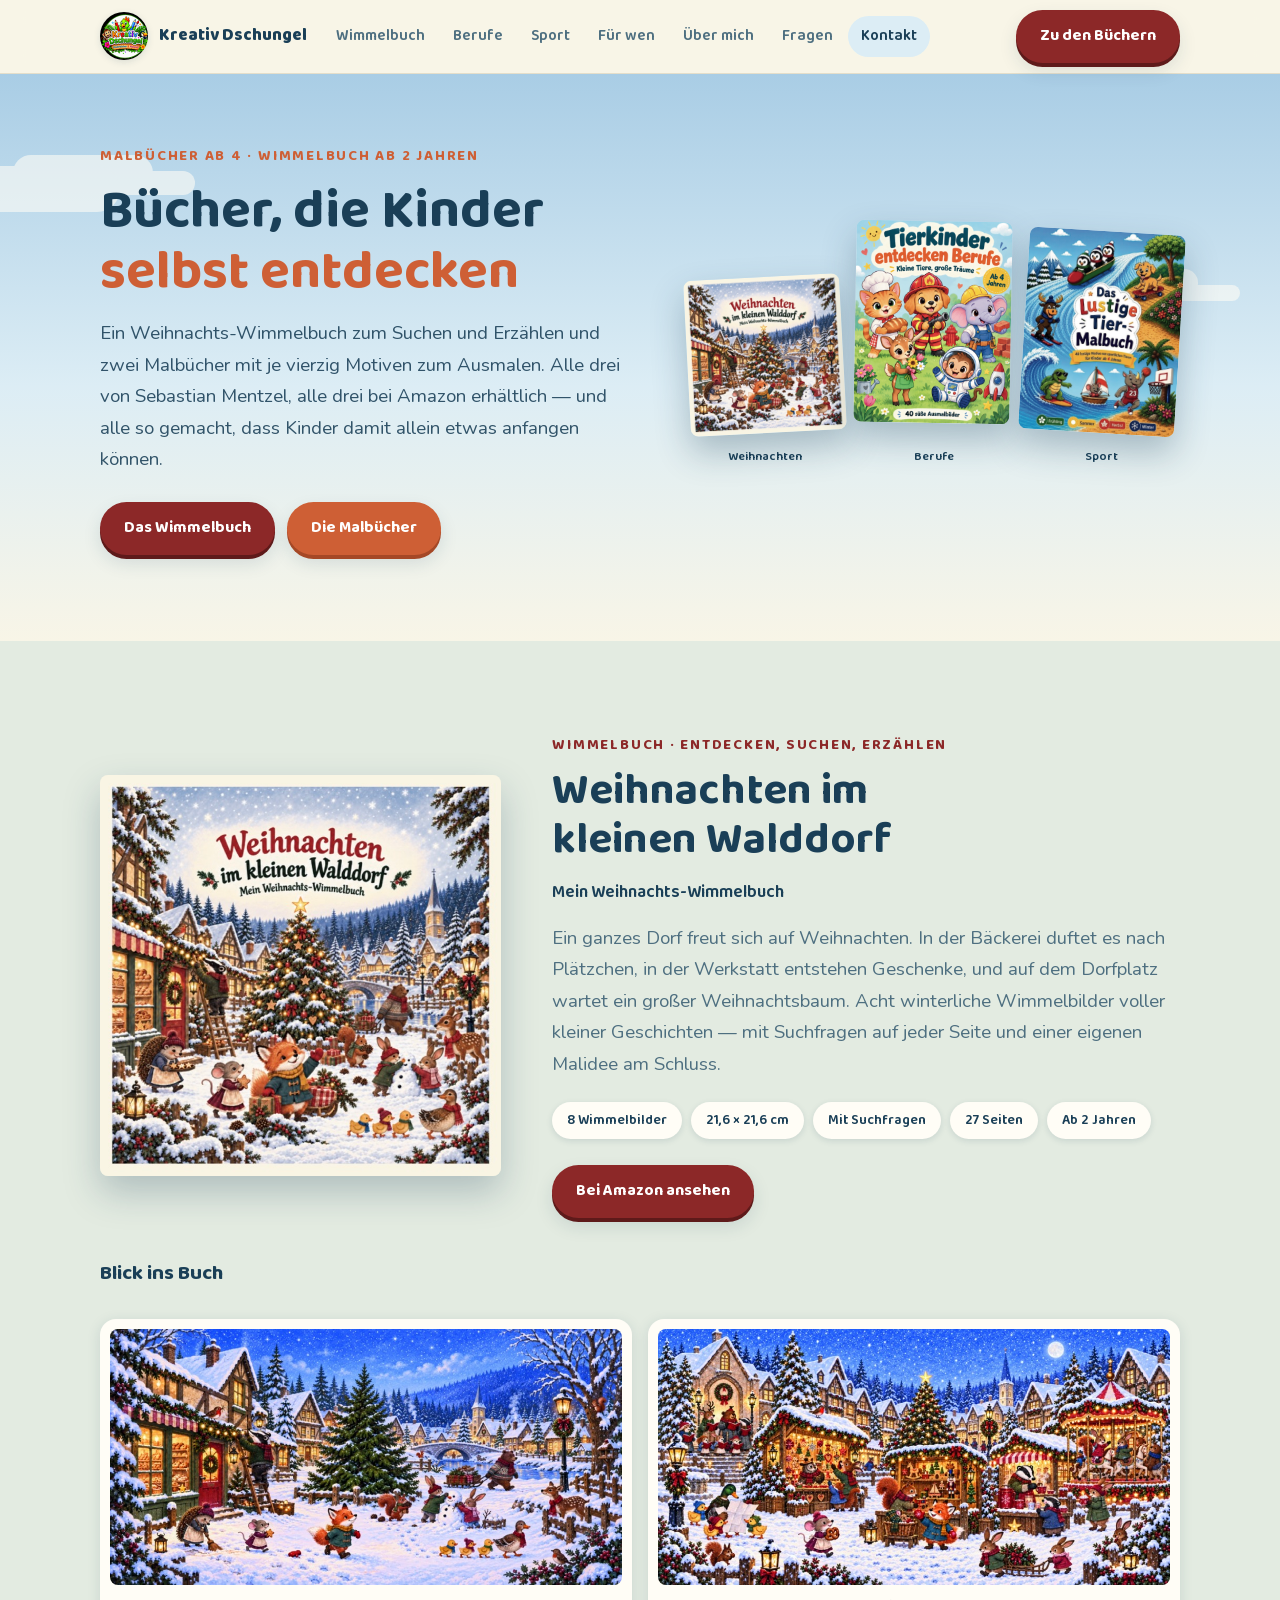
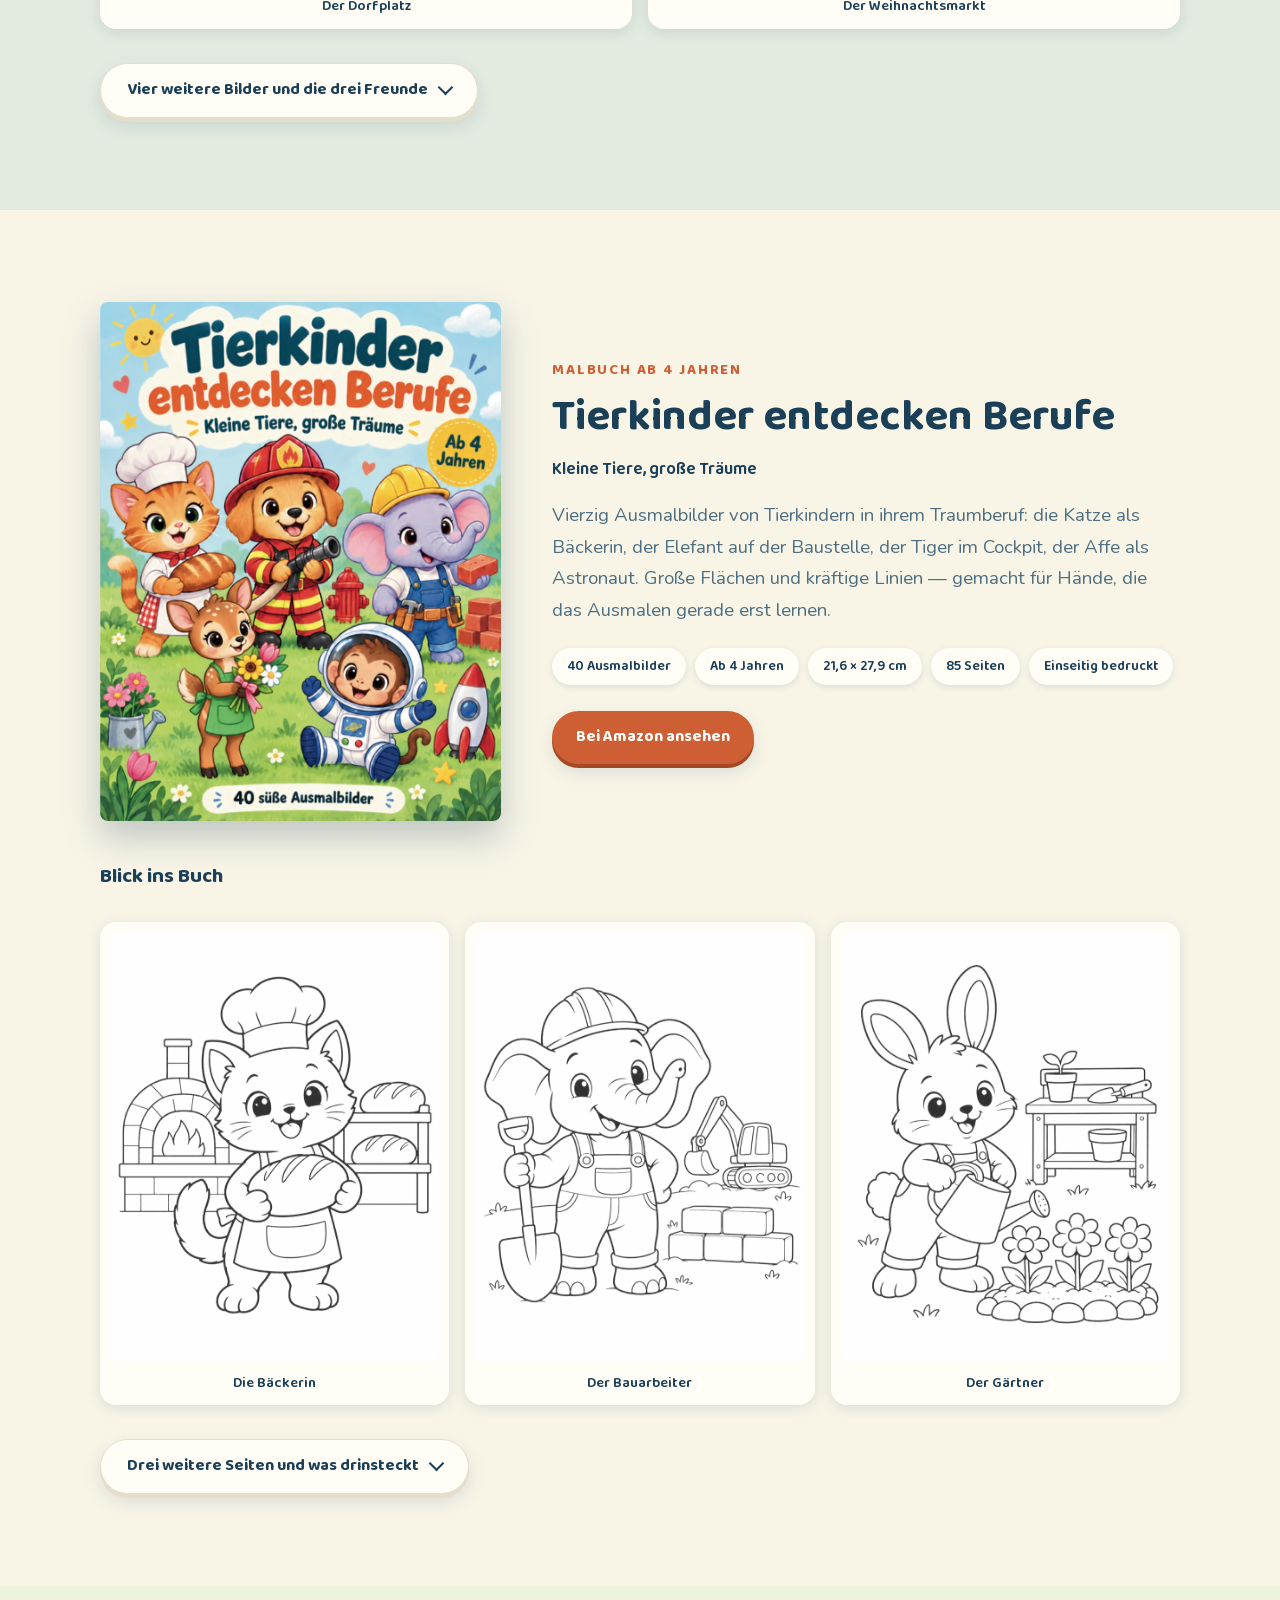
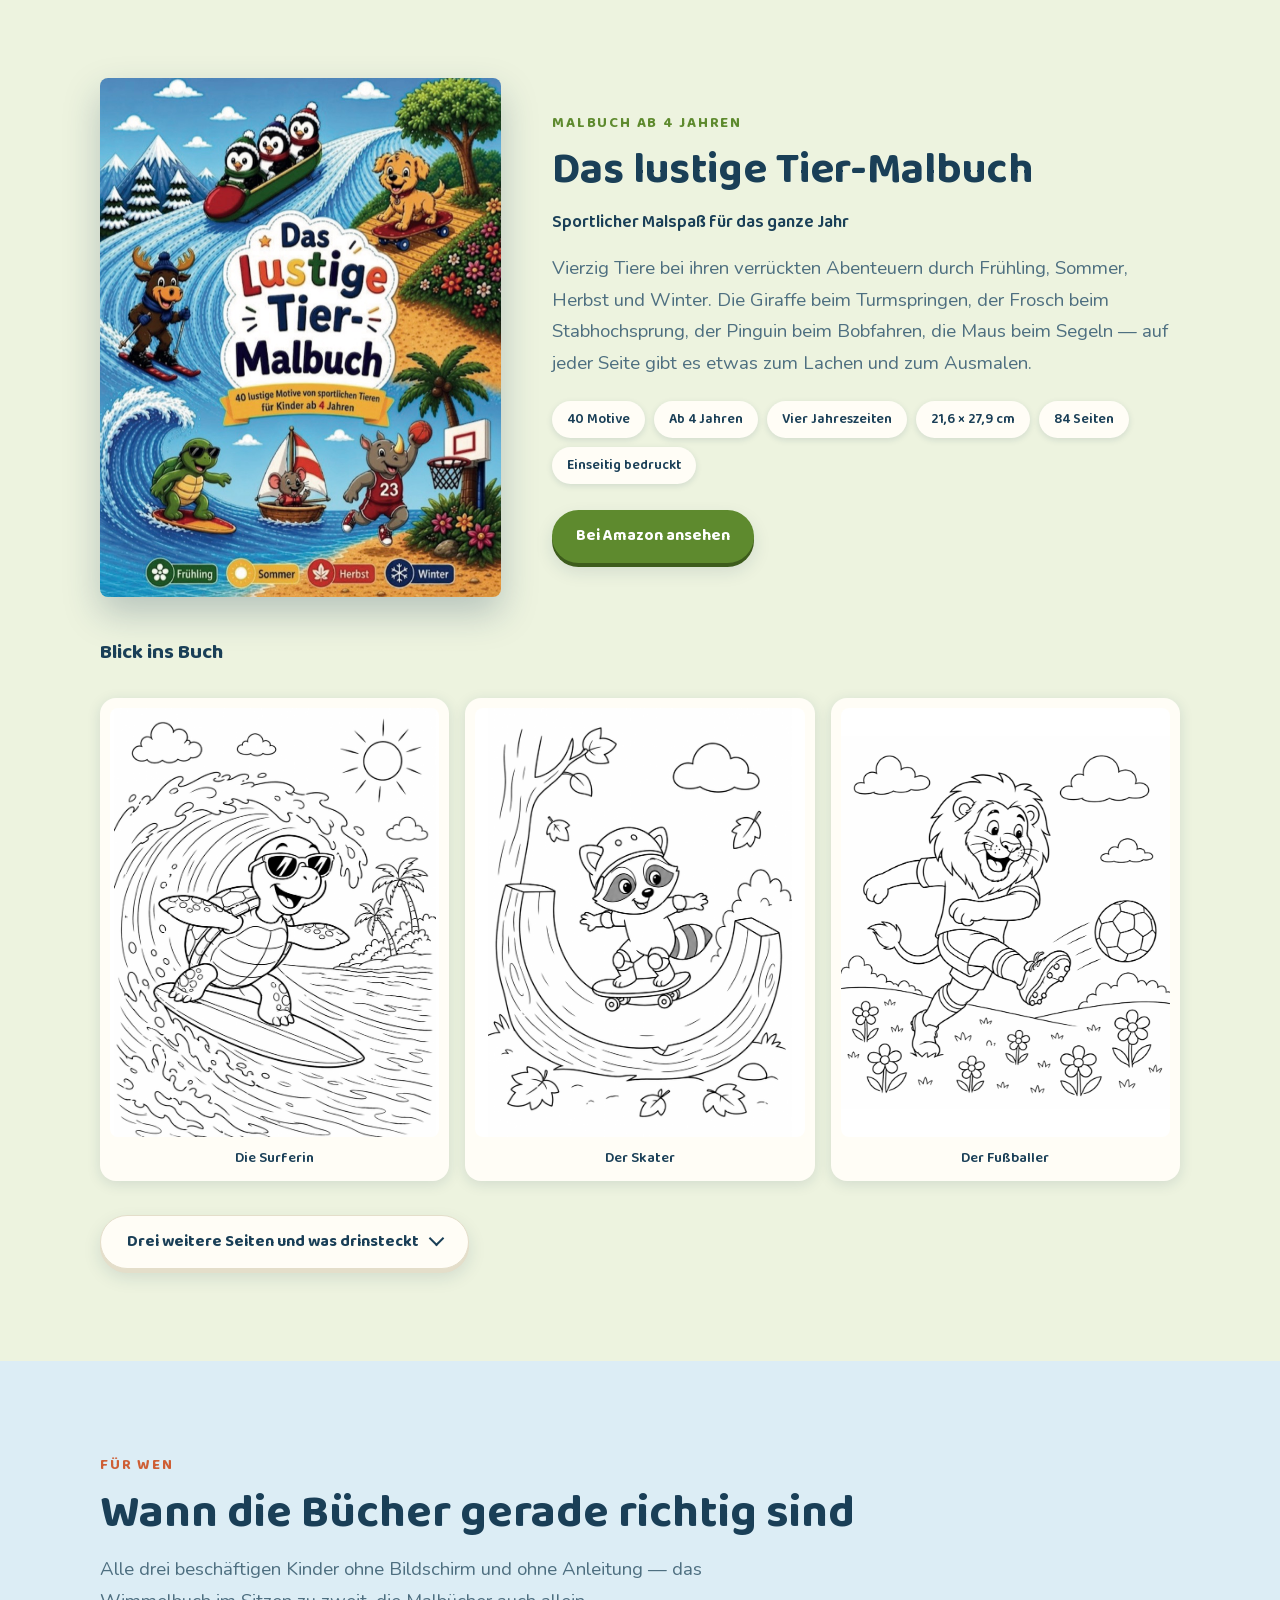
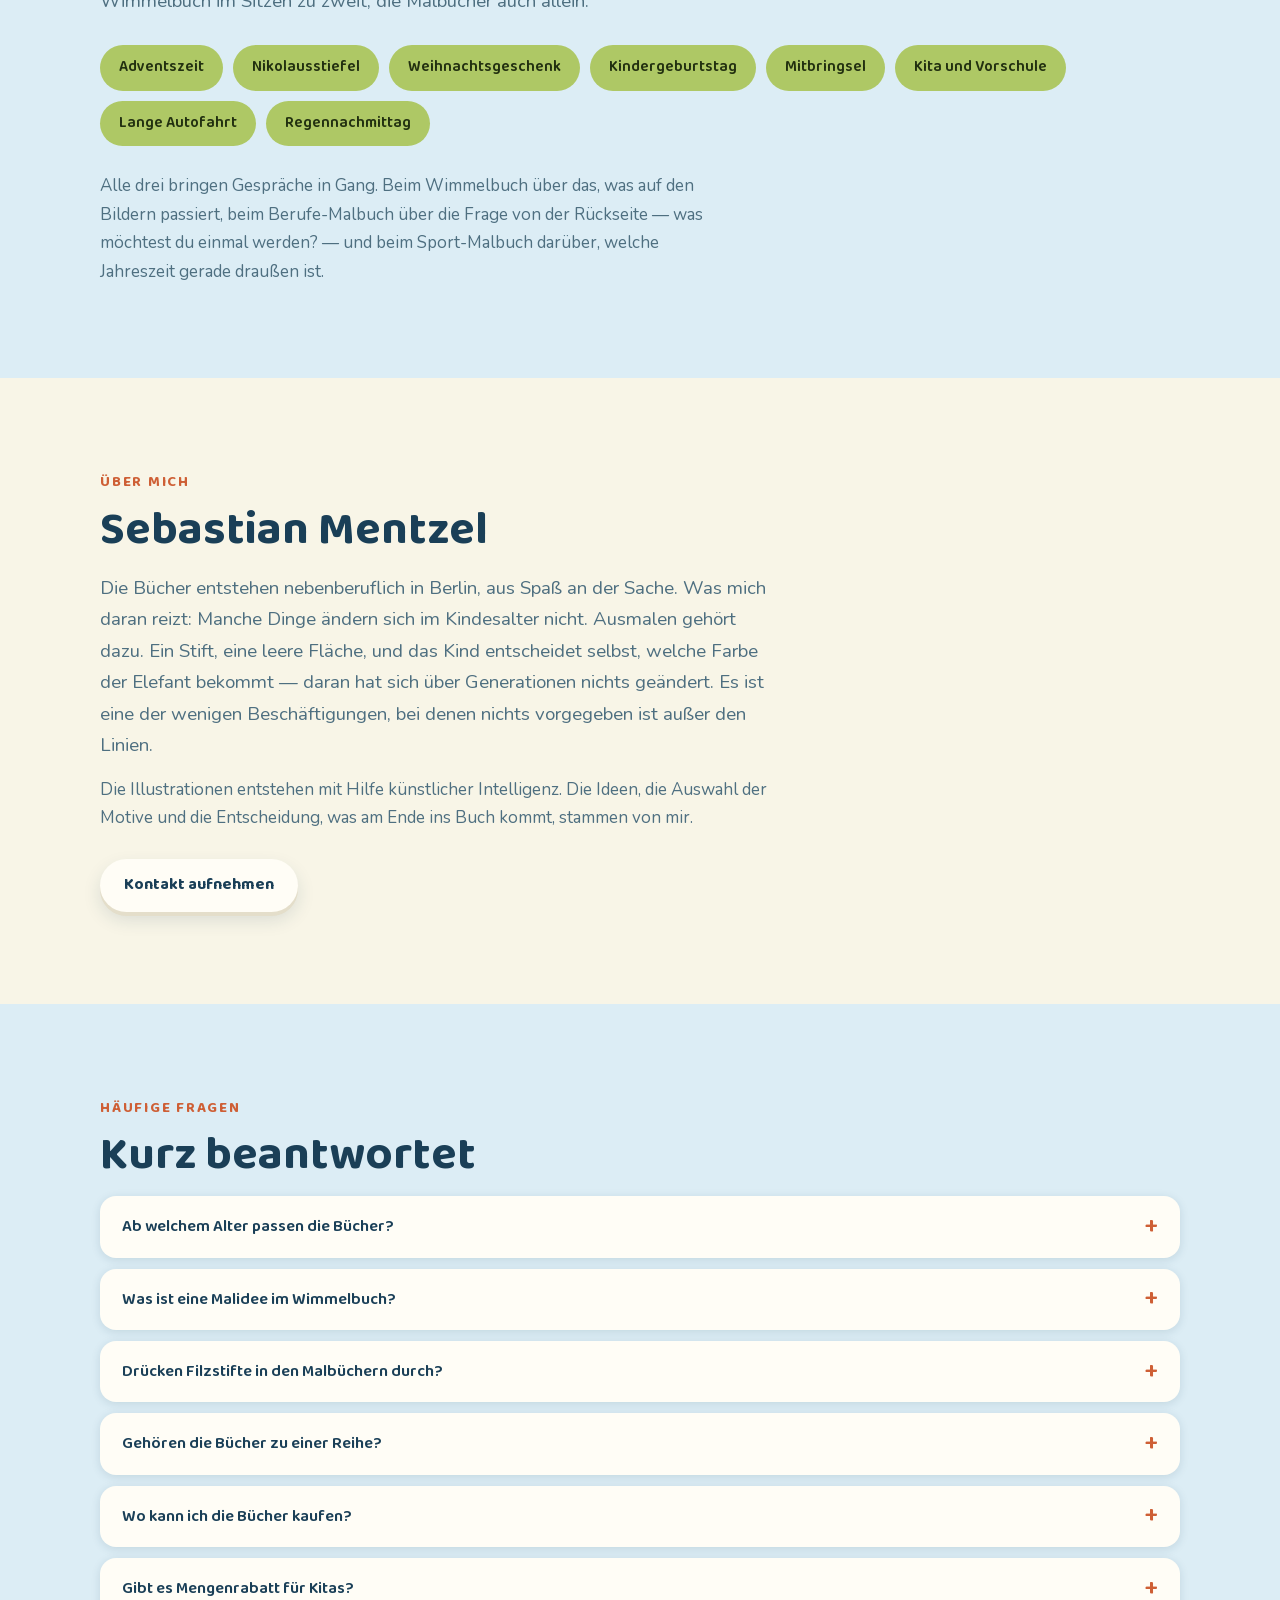
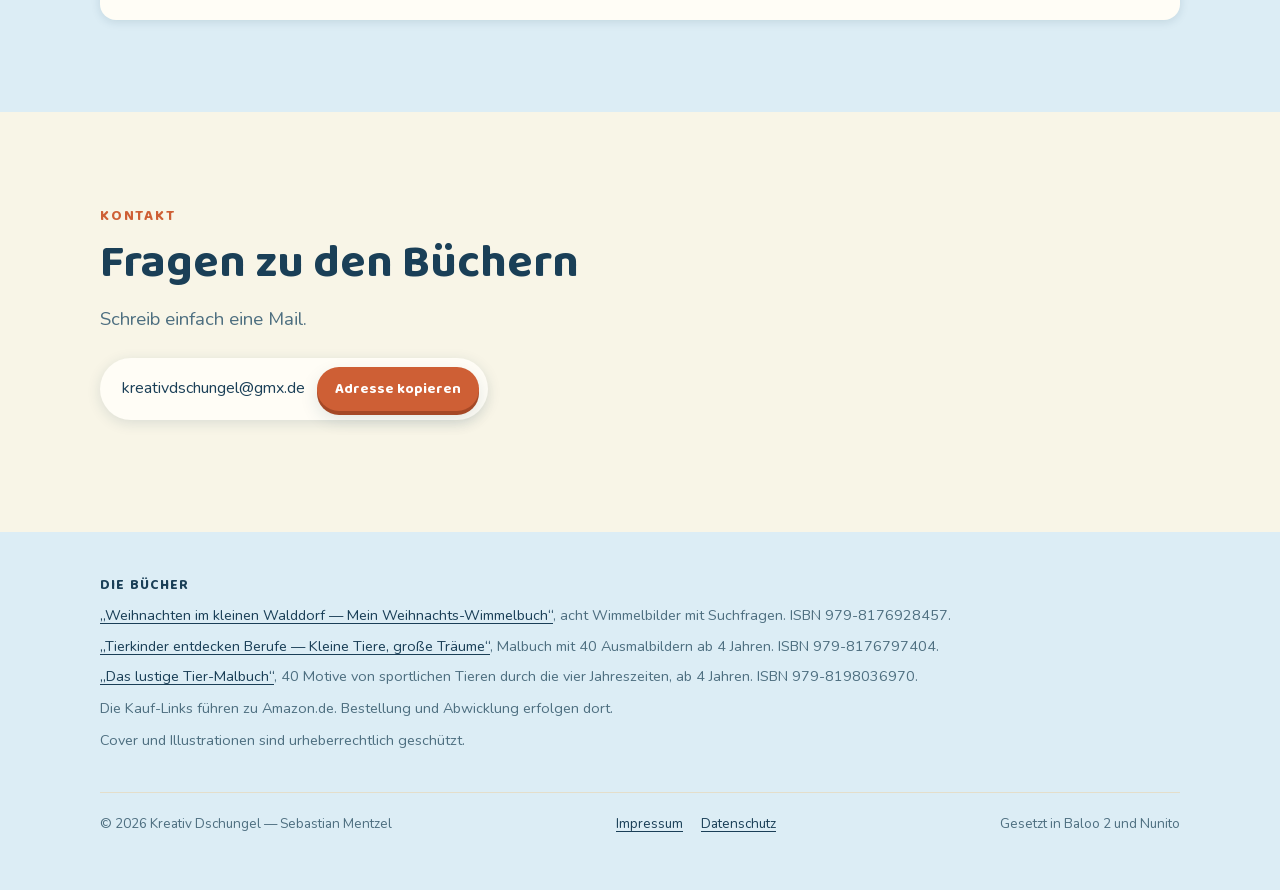
<file: index.html>
<!doctype html>
<html lang="de">
<head>
<meta charset="utf-8">
<meta name="viewport" content="width=device-width, initial-scale=1, viewport-fit=cover">

<title>Malbücher ab 4 und Weihnachts-Wimmelbuch ab 2 — Kreativ Dschungel</title>
<meta name="description" content="Zwei Malbücher mit je 40 Motiven ab 4 Jahren und ein Weihnachts-Wimmelbuch ab 2 Jahren. Blick ins Buch online, erhältlich bei Amazon.">
<meta name="author" content="Sebastian Mentzel">
<link rel="canonical" href="https://kreativdschungel.de/">
<meta name="msvalidate.01" content="3225B2080E237EB7E6A74E95298CAA0D">

<meta property="og:type" content="website">
<meta property="og:locale" content="de_DE">
<meta property="og:site_name" content="Kreativ Dschungel">
<meta property="og:title" content="Malbücher ab 4 und Weihnachts-Wimmelbuch ab 2 Jahren">
<meta property="og:description" content="Zwei Malbücher mit je 40 Motiven und ein Weihnachts-Wimmelbuch. Mit Blick ins Buch.">
<meta property="og:image:type" content="image/png">
<meta property="og:url" content="https://kreativdschungel.de/">
<meta property="og:image" content="https://kreativdschungel.de/vorschaubild.png">
<meta property="og:image:width" content="1200">
<meta property="og:image:height" content="630">
<meta property="og:image:alt" content="Die Cover der drei Bücher: Weihnachten im kleinen Walddorf, Tierkinder entdecken Berufe und Das lustige Tier-Malbuch">
<meta name="twitter:card" content="summary_large_image">

<!-- Pinterest: Code aus Einstellungen → Beanspruchte Konten → Website beanspruchen -->
<meta name="p:domain_verify" content="da40b2f46537a0f3eeecba8cd57c18a6">

<link rel="icon" href="favicon.svg" type="image/svg+xml">
<meta name="theme-color" content="#F8F5E7" media="(prefers-color-scheme: light)">
<meta name="theme-color" content="#122A38" media="(prefers-color-scheme: dark)">

<link rel="preload" href="fonts/baloo-2-latin.woff2" as="font" type="font/woff2" crossorigin>
<link rel="preload" href="fonts/nunito-latin.woff2" as="font" type="font/woff2" crossorigin>
<link rel="stylesheet" href="schriften.css">

<link rel="stylesheet" href="stil.css?v=20261118f">
</head>
<body>

<header class="site">
  <div class="wrap bar">
    <a class="marke" href="#oben">
      <img src="bilder/logo-klein.png" alt="" width="48" height="48">
      <span>Kreativ Dschungel</span>
    </a>
    <nav class="haupt" aria-label="Hauptnavigation">
      <a href="#walddorf">Wimmelbuch</a>
      <a href="#tierkinder">Berufe</a>
      <a href="#tiermalbuch">Sport</a>
      <a href="#anlaesse">Für wen</a>
      <a href="#autor">Über mich</a>
      <a href="#fragen">Fragen</a>
      <a href="#kontakt">Kontakt</a>
    </nav>
    <a class="knopf gruen" href="#walddorf">Zu den Büchern</a>
  </div>
</header>

<main id="oben">

<section class="hero">
  <span class="wolke w1"></span><span class="wolke w2"></span>
  <div class="wrap hero-raster">
    <div>
      <p class="kicker">Malbücher ab 4 · Wimmelbuch ab 2 Jahren</p>
      <h1>Bücher, die Kinder <span class="ton">selbst entdecken</span></h1>
      <p class="lead">Ein Weihnachts-Wimmelbuch zum Suchen und Erzählen und zwei Malbücher mit je vierzig Motiven zum Ausmalen. Alle drei von Sebastian Mentzel, alle drei bei Amazon erhältlich — und alle so gemacht, dass Kinder damit allein etwas anfangen können.</p>
      <div class="tasten">
        <a class="knopf gruen" href="#walddorf">Das Wimmelbuch</a>
        <a class="knopf" href="#tierkinder">Die Malbücher</a>
      </div>
    </div>
    <div class="zweibuch">
      <a href="#walddorf">
        <img src="bilder/cover-walddorf.jpg" width="760" height="760" fetchpriority="high" decoding="async" alt="Weihnachts-Wimmelbuch für Kinder: Cover von Weihnachten im kleinen Walddorf mit Fuchs, Maus und geschmücktem Weihnachtsbaum">
        <span>Weihnachten</span>
      </a>
      <a href="#tierkinder">
        <img src="bilder/cover-tierkinder.jpg" width="900" height="1165" alt="Cover: Tierkinder entdecken Berufe — Katze als Bäckerin, Hund als Feuerwehrmann, Elefant als Bauarbeiter">
        <span>Berufe</span>
      </a>
      <a href="#tiermalbuch">
        <img src="bilder/cover-tiermalbuch.jpg" width="760" height="983" alt="Cover: Das lustige Tier-Malbuch — Pinguine im Bob, Elch auf Skiern, Schildkröte auf dem Surfbrett">
        <span>Sport</span>
      </a>
    </div>
  </div>
</section>

<!-- ======================= WIMMELBUCH ======================= -->
<section class="buch walddorf" id="walddorf">
  <div class="wrap">
    <div class="buch-kopf">
      <img class="cover" src="bilder/cover-walddorf.jpg" width="760" height="760"
           alt="Weihnachts-Wimmelbuch ab 2 Jahren: Cover von Weihnachten im kleinen Walddorf">
      <div>
        <p class="kicker" style="color:var(--rot)">Wimmelbuch · Entdecken, Suchen, Erzählen</p>
        <h2>Weihnachten im kleinen Walddorf</h2>
        <p class="reihe">Mein Weihnachts-Wimmelbuch</p>
        <p class="lead" style="margin-top:16px">Ein ganzes Dorf freut sich auf Weihnachten. In der Bäckerei duftet es nach Plätzchen, in der Werkstatt entstehen Geschenke, und auf dem Dorfplatz wartet ein großer Weihnachtsbaum. Acht winterliche Wimmelbilder voller kleiner Geschichten — mit Suchfragen auf jeder Seite und einer eigenen Malidee am Schluss.</p>
        <ul class="merkmale">
          <li>8 Wimmelbilder</li>
          <li>21,6 × 21,6 cm</li>
          <li>Mit Suchfragen</li>
          <li>27 Seiten</li>
          <li>Ab 2 Jahren</li>
        </ul>
        <div class="tasten">
          <a class="knopf gruen" href="https://www.amazon.de/dp/B0HL3NRJ7P" target="_blank" rel="noopener">Bei Amazon ansehen</a>
        </div>
      </div>
    </div>


    <h3 style="font-size:1.3rem; margin-top:44px">Blick ins Buch</h3>
    <input class="mehr-schalter" type="checkbox" id="mehr-walddorf">
    <div class="szenen">
        <figure><img src="bilder/wimmel-1.jpg" width="1000" height="500" loading="lazy" alt="Wimmelbild Dorfplatz: verschneites Walddorf mit Häusern, Tannen und spielenden Tieren"><figcaption>Der Dorfplatz</figcaption></figure>
        <figure><img src="bilder/wimmel-3.jpg" width="1000" height="500" loading="lazy" alt="Wimmelbild Weihnachtsmarkt: beleuchtete Buden, Karussell und Besucher im Schnee"><figcaption>Der Weihnachtsmarkt</figcaption></figure>
        <figure><img src="bilder/wimmel-2.jpg" width="1000" height="500" loading="lazy" alt="Wimmelbild Werkstatt: Tiere bauen Weihnachtsgeschenke zwischen Werkzeug und Regalen"><figcaption>Die Werkstatt</figcaption></figure>
        <figure><img src="bilder/wimmel-4.jpg" width="1000" height="500" loading="lazy" alt="Wimmelbild Winterwald: Rehe, Füchse und Schlitten im verschneiten Wald"><figcaption>Der Winterwald</figcaption></figure>
        <figure><img src="bilder/wimmel-5.jpg" width="760" height="760" loading="lazy" alt="Wimmelbild Backstube: Bär, Igel und Hasen backen Weihnachtsplätzchen am Ofen"><figcaption>Die Backstube</figcaption></figure>
        <figure><img src="bilder/wimmel-6.jpg" width="760" height="760" loading="lazy" alt="Wimmelbild Dorfladen: Fuchs und Dachs zwischen Regalen voller Weihnachtswaren"><figcaption>Der Dorfladen</figcaption></figure>
    </div>
    <div class="extra">
      <h3 style="font-size:1.3rem">Drei Freunde führen durch das Dorf</h3>
      <div class="karten">
        <div class="karte">
          <h3>Fips, der Fuchs</h3>
          <p>Am türkisfarbenen Mantel und am gelben Schal zu erkennen. Er läuft durch alle acht Bilder — und ist nicht immer leicht zu finden.</p>
        </div>
        <div class="karte">
          <h3>Milla, die Maus</h3>
          <p>Rotes Kleid, helle Schürze. Sie bringt gern etwas Leckeres mit, meistens frisch aus der Bäckerei.</p>
        </div>
        <div class="karte">
          <h3>Pip, das Rotkehlchen</h3>
          <p>Klein, mit roter Brust, und selten dort, wo man zuerst schaut. Auf jeder Doppelseite sitzt er woanders.</p>
        </div>
      </div>
    </div>
    <label class="mehr-knopf" for="mehr-walddorf">
      <span class="auf">Vier weitere Bilder und die drei Freunde</span>
      <span class="zu">Weniger anzeigen</span>
    </label>
  </div>
</section>

<!-- ======================= MALBUCH ======================= -->
<section class="buch" id="tierkinder">
  <div class="wrap">
    <div class="buch-kopf">
      <img class="cover" src="bilder/cover-tierkinder.jpg" width="900" height="1165"
           alt="Malbuch Berufe ab 4 Jahren: Cover von Tierkinder entdecken Berufe">
      <div>
        <p class="kicker">Malbuch ab 4 Jahren</p>
        <h2>Tierkinder entdecken Berufe</h2>
        <p class="reihe">Kleine Tiere, große Träume</p>
        <p class="lead" style="margin-top:16px">Vierzig Ausmalbilder von Tierkindern in ihrem Traumberuf: die Katze als Bäckerin, der Elefant auf der Baustelle, der Tiger im Cockpit, der Affe als Astronaut. Große Flächen und kräftige Linien — gemacht für Hände, die das Ausmalen gerade erst lernen.</p>
        <ul class="merkmale">
          <li>40 Ausmalbilder</li>
          <li>Ab 4 Jahren</li>
          <li>21,6 × 27,9 cm</li>
          <li>85 Seiten</li>
          <li>Einseitig bedruckt</li>
        </ul>
        <div class="tasten">
          <a class="knopf" href="https://www.amazon.de/dp/B0HKYQXX5G" target="_blank" rel="noopener">Bei Amazon ansehen</a>
        </div>
      </div>
    </div>


    <h3 style="font-size:1.3rem; margin-top:44px">Blick ins Buch</h3>
    <input class="mehr-schalter" type="checkbox" id="mehr-tierkinder">
    <div class="motive">
        <figure><img src="bilder/ausmalbild-1.png" width="760" height="991" loading="lazy" alt="Ausmalbild Bäckerin: Katze mit Brot vor dem Backofen, Malvorlage für Kinder ab 4"><figcaption>Die Bäckerin</figcaption></figure>
        <figure><img src="bilder/ausmalbild-3.png" width="760" height="991" loading="lazy" alt="Ausmalbild Bauarbeiter: Elefant mit Schaufel und Bagger, Malvorlage für Kinder ab 4"><figcaption>Der Bauarbeiter</figcaption></figure>
        <figure><img src="bilder/ausmalbild-2.png" width="760" height="991" loading="lazy" alt="Ausmalbild Gärtner: Hase mit Gießkanne im Blumenbeet, Malvorlage für Kinder ab 4"><figcaption>Der Gärtner</figcaption></figure>
        <figure><img src="bilder/ausmalbild-4.png" width="760" height="991" loading="lazy" alt="Ausmalbild Pilot: Tiger mit Klemmbrett vor einem Flugzeug, Malvorlage für Kinder ab 4"><figcaption>Der Pilot</figcaption></figure>
        <figure><img src="bilder/ausmalbild-5.png" width="760" height="991" loading="lazy" alt="Ausmalbild Friseur: Löwe mit Kamm und Schere, Malvorlage für Kinder ab 4"><figcaption>Der Friseur</figcaption></figure>
        <figure><img src="bilder/ausmalbild-6.png" width="760" height="991" loading="lazy" alt="Ausmalbild Koch: Bär mit Kochlöffel am Herd, Malvorlage für Kinder ab 4"><figcaption>Der Koch</figcaption></figure>
    </div>
    <div class="extra">
      <div class="karten">
        <div class="karte">
          <h3>Große Flächen</h3>
          <p>Keine Schraffuren, keine Mini-Details. Die Formen sind so groß, dass der Stift auch dann im Feld bleibt, wenn die Hand noch wackelt.</p>
        </div>
        <div class="karte">
          <h3>Einseitig bedruckt</h3>
          <p>Jedes Motiv hat seine eigene Seite, die Rückseite bleibt leer. Drückt ein Filzstift durch, ist kein zweites Bild ruiniert.</p>
        </div>
        <div class="karte">
          <h3>Vierzig Berufe</h3>
          <p>Vom Bäcker über die Feuerwehr bis zur Raumfahrt. Jedes Bild zeigt einen Beruf mit seinem Werkzeug — und gibt beim Ausmalen etwas zu erzählen.</p>
        </div>
      </div>
    </div>
    <label class="mehr-knopf" for="mehr-tierkinder">
      <span class="auf">Drei weitere Seiten und was drinsteckt</span>
      <span class="zu">Weniger anzeigen</span>
    </label>
  </div>
</section>

<!-- ======================= SPORT-MALBUCH ======================= -->
<section class="buch sport" id="tiermalbuch">
  <div class="wrap">
    <div class="buch-kopf">
      <img class="cover" src="bilder/cover-tiermalbuch.jpg" width="760" height="983"
           alt="Tier-Malbuch ab 4 Jahren: Cover mit sportlichen Tieren in allen vier Jahreszeiten">
      <div>
        <p class="kicker" style="color:var(--sport)">Malbuch ab 4 Jahren</p>
        <h2>Das lustige Tier-Malbuch</h2>
        <p class="reihe">Sportlicher Malspaß für das ganze Jahr</p>
        <p class="lead" style="margin-top:16px">Vierzig Tiere bei ihren verrückten Abenteuern durch Frühling, Sommer, Herbst und Winter. Die Giraffe beim Turmspringen, der Frosch beim Stabhochsprung, der Pinguin beim Bobfahren, die Maus beim Segeln — auf jeder Seite gibt es etwas zum Lachen und zum Ausmalen.</p>
        <ul class="merkmale">
          <li>40 Motive</li>
          <li>Ab 4 Jahren</li>
          <li>Vier Jahreszeiten</li>
          <li>21,6 × 27,9 cm</li>
          <li>84 Seiten</li>
          <li>Einseitig bedruckt</li>
        </ul>
        <div class="tasten">
          <a class="knopf gras" href="https://www.amazon.de/dp/B0H2L4VM4R" target="_blank" rel="noopener">Bei Amazon ansehen</a>
        </div>
      </div>
    </div>


    <h3 style="font-size:1.3rem; margin-top:44px">Blick ins Buch</h3>
    <input class="mehr-schalter" type="checkbox" id="mehr-tiermalbuch">
    <div class="motive">
        <figure><img src="bilder/sport-3.png" width="760" height="991" loading="lazy" alt="Ausmalbild Schildkröte beim Surfen: Schildkröte mit Sonnenbrille auf der Welle, Malvorlage für Kinder ab 4"><figcaption>Die Surferin</figcaption></figure>
        <figure><img src="bilder/sport-5.png" width="760" height="991" loading="lazy" alt="Ausmalbild Waschbär auf dem Skateboard: Waschbär mit Helm in der Rampe, Malvorlage für Kinder ab 4"><figcaption>Der Skater</figcaption></figure>
        <figure><img src="bilder/sport-1.png" width="760" height="991" loading="lazy" alt="Ausmalbild Löwe beim Fußball: Löwe mit Trikot und Ball auf der Wiese, Malvorlage für Kinder ab 4"><figcaption>Der Fußballer</figcaption></figure>
        <figure><img src="bilder/sport-2.png" width="760" height="991" loading="lazy" alt="Ausmalbild Hase beim Seilspringen: Hase springt Seil zwischen Blumen, Malvorlage für Kinder ab 4"><figcaption>Die Seilspringerin</figcaption></figure>
        <figure><img src="bilder/sport-4.png" width="760" height="991" loading="lazy" alt="Ausmalbild Krabbe beim Volleyball: Krabbe am Netz im Sand, Malvorlage für Kinder ab 4"><figcaption>Der Volleyballer</figcaption></figure>
        <figure><img src="bilder/sport-6.png" width="760" height="991" loading="lazy" alt="Ausmalbild Katze beim Schlittschuhlaufen: Katze mit Mütze auf dem Eis, Malvorlage für Kinder ab 4"><figcaption>Die Eisläuferin</figcaption></figure>
    </div>
    <div class="extra">
      <div class="karten">
        <div class="karte">
          <h3>Vier Jahreszeiten</h3>
          <p>Die Motive sind nach Frühling, Sommer, Herbst und Winter geordnet. Nebenbei lernt sich, was im Jahr wann passiert — ohne dass es nach Lernen aussieht.</p>
        </div>
        <div class="karte">
          <h3>Sport als Aufhänger</h3>
          <p>Jedes Tier macht etwas: Skifahren, Surfen, Basketball, Segeln. Das gibt beim Ausmalen mehr zu bereden als ein Tier, das nur dasteht.</p>
        </div>
        <div class="karte">
          <h3>Kein Durchdrücken</h3>
          <p>Jedes Motiv liegt auf einem eigenen Blatt mit leerer Rückseite. Große Ausmalflächen, passend für Kinder ab vier.</p>
        </div>
      </div>
    </div>
    <label class="mehr-knopf" for="mehr-tiermalbuch">
      <span class="auf">Drei weitere Seiten und was drinsteckt</span>
      <span class="zu">Weniger anzeigen</span>
    </label>
  </div>
</section>

<section id="anlaesse" style="background:var(--himmel-hell)">
  <div class="wrap">
    <p class="kicker">Für wen</p>
    <h2>Wann die Bücher gerade richtig sind</h2>
    <p class="lead">Alle drei beschäftigen Kinder ohne Bildschirm und ohne Anleitung — das Wimmelbuch im Sitzen zu zweit, die Malbücher auch allein.</p>
    <ul class="anlaesse">
      <li>Adventszeit</li>
      <li>Nikolausstiefel</li>
      <li>Weihnachtsgeschenk</li>
      <li>Kindergeburtstag</li>
      <li>Mitbringsel</li>
      <li>Kita und Vorschule</li>
      <li>Lange Autofahrt</li>
      <li>Regennachmittag</li>
    </ul>
    <p style="margin-top:26px; max-width:62ch; color:var(--tief-weich)">
      Alle drei bringen Gespräche in Gang. Beim Wimmelbuch über das, was auf den
      Bildern passiert, beim Berufe-Malbuch über die Frage von der Rückseite — was
      möchtest du einmal werden? — und beim Sport-Malbuch darüber, welche Jahreszeit
      gerade draußen ist.
    </p>
  </div>
</section>

<section id="autor">
  <div class="wrap autor">
    <div>
      <p class="kicker">Über mich</p>
      <h2>Sebastian Mentzel</h2>
      <p class="lead" style="margin-top:16px">
        Die B&#252;cher entstehen nebenberuflich in Berlin, aus Spa&#223; an der Sache.
        Was mich daran reizt: Manche Dinge &#228;ndern sich im Kindesalter nicht. Ausmalen
        geh&#246;rt dazu. Ein Stift, eine leere Fl&#228;che, und das Kind entscheidet selbst,
        welche Farbe der Elefant bekommt — daran hat sich &#252;ber Generationen nichts
        ge&#228;ndert. Es ist eine der wenigen Besch&#228;ftigungen, bei denen nichts
        vorgegeben ist au&#223;er den Linien.
      </p>
      <p style="margin-top:14px; color:var(--tief-weich)">
        Die Illustrationen entstehen mit Hilfe k&#252;nstlicher Intelligenz. Die Ideen, die
        Auswahl der Motive und die Entscheidung, was am Ende ins Buch kommt, stammen von
        mir.
      </p>
      <div class="tasten"><a class="knopf zweit" href="#kontakt">Kontakt aufnehmen</a></div>
    </div>
  </div>
</section>

<section id="fragen" style="background:var(--himmel-hell)">
  <div class="wrap">
    <p class="kicker">Häufige Fragen</p>
    <h2>Kurz beantwortet</h2>

    <details>
      <summary>Ab welchem Alter passen die Bücher?</summary>
      <div class="antwort">Beide Malbücher ab vier Jahren — die Flächen sind groß und die Linien kräftig genug für Kindergartenkinder. Das Wimmelbuch funktioniert schon früher, wenn ein Erwachsener mitschaut und die Suchfragen vorliest.</div>
    </details>
    <details>
      <summary>Was ist eine Malidee im Wimmelbuch?</summary>
      <div class="antwort">Am Ende des Buches steht eine Anregung zum Selbermalen, die an die Bilder anknüpft — so geht das Entdecken ins eigene Gestalten über, ohne dass ein zweites Buch nötig wäre.</div>
    </details>
    <details>
      <summary>Drücken Filzstifte in den Malbüchern durch?</summary>
      <div class="antwort">Filzstifte drücken auf normalem Papier fast immer durch. Deshalb sind beide Malbücher einseitig bedruckt: Die Rückseite jedes Motivs ist leer, ein durchgedrückter Stift ruiniert also kein zweites Bild. Für feine Ergebnisse sind Buntstifte und Wachsmaler trotzdem die bessere Wahl.</div>
    </details>
    <details>
      <summary>Gehören die Bücher zu einer Reihe?</summary>
      <div class="antwort">Alle drei erscheinen unter Kreativ Dschungel, sind aber in sich abgeschlossen und lassen sich unabhängig voneinander nutzen.</div>
    </details>
    <details>
      <summary>Wo kann ich die Bücher kaufen?</summary>
      <div class="antwort">Über Amazon — die Buttons auf dieser Seite führen direkt zur jeweiligen Produktseite. Bestellung, Versand und Rückgabe laufen vollständig dort; über diese Website wird nichts verkauft.</div>
    </details>
    <details>
      <summary>Gibt es Mengenrabatt für Kitas?</summary>
      <div class="antwort">Nein. Die Bücher werden erst gedruckt, wenn jemand sie bestellt (Print on Demand), und ausschließlich über Amazon verkauft. Ich habe keinen Lagerbestand und kann deshalb weder Staffelpreise noch Direktlieferungen anbieten. Mehrere Exemplare bestellt man genauso wie ein einzelnes — über die Produktseite.</div>
    </details>
  </div>
</section>

<section id="kontakt">
  <div class="wrap">
    <p class="kicker">Kontakt</p>
    <h2>Fragen zu den Büchern</h2>
    <p class="lead">Schreib einfach eine Mail.</p>
    <div class="postfach">
      <code id="mailAdresse">kreativdschungel@gmx.de</code>
      <button class="knopf klein" id="kopieren" type="button">Adresse kopieren</button>
    </div>
  </div>
</section>

</main>

<footer class="site">
  <div class="wrap">
    <div class="recht">
      <div>
        <h3>Die Bücher</h3>
        <p><a href="#walddorf">„Weihnachten im kleinen Walddorf — Mein Weihnachts-Wimmelbuch“</a>, acht Wimmelbilder mit Suchfragen. ISBN 979-8176928457.</p>
        <p style="margin-top:6px"><a href="#tierkinder">„Tierkinder entdecken Berufe — Kleine Tiere, große Träume“</a>, Malbuch mit 40 Ausmalbildern ab 4 Jahren. ISBN 979-8176797404.</p>
        <p style="margin-top:6px"><a href="#tiermalbuch">„Das lustige Tier-Malbuch“</a>, 40 Motive von sportlichen Tieren durch die vier Jahreszeiten, ab 4 Jahren. ISBN 979-8198036970.</p>
        <p style="margin-top:8px">Die Kauf-Links führen zu Amazon.de. Bestellung und Abwicklung erfolgen dort.</p>
        <p style="margin-top:8px">Cover und Illustrationen sind urheberrechtlich geschützt.</p>
      </div>
    </div>
    <div class="abspann">
      <span>© <span id="jahr">2026</span> Kreativ Dschungel — Sebastian Mentzel</span>
      <nav class="fussnavi" aria-label="Rechtliches">
        <a href="impressum.html">Impressum</a>
        <a href="datenschutz.html">Datenschutz</a>
      </nav>
      <span>Gesetzt in Baloo 2 und Nunito</span>
    </div>
  </div>
</footer>

<script type="application/ld+json">
{
  "@context": "https://schema.org",
  "@graph": [
    {
      "@type": "WebSite",
      "@id": "https://kreativdschungel.de/#website",
      "url": "https://kreativdschungel.de/",
      "name": "Kreativ Dschungel",
      "description": "Malbücher und Wimmelbücher für Kinder ab 4 Jahren",
      "inLanguage": "de-DE",
      "publisher": {
        "@id": "https://kreativdschungel.de/#verlag"
      }
    },
    {
      "@type": "Organization",
      "@id": "https://kreativdschungel.de/#verlag",
      "name": "Kreativ Dschungel",
      "url": "https://kreativdschungel.de/",
      "logo": "https://kreativdschungel.de/bilder/logo.png",
      "founder": {
        "@id": "https://kreativdschungel.de/#autor"
      }
    },
    {
      "@type": "Person",
      "@id": "https://kreativdschungel.de/#autor",
      "name": "Sebastian Mentzel",
      "jobTitle": "Autor und Illustrator",
      "url": "https://kreativdschungel.de/#autor"
    },
    {
      "@type": "ItemList",
      "name": "Bücher von Kreativ Dschungel",
      "numberOfItems": 3,
      "itemListElement": [
        {
          "@type": "Book",
          "position": 1,
          "name": "Weihnachten im kleinen Walddorf: Mein Weihnachts-Wimmelbuch",
          "author": {
            "@id": "https://kreativdschungel.de/#autor"
          },
          "inLanguage": "de",
          "bookFormat": "https://schema.org/Paperback",
          "genre": "Wimmelbuch",
          "image": "https://kreativdschungel.de/bilder/cover-walddorf.jpg",
          "sameAs": "https://www.amazon.de/dp/B0HL3NRJ7P",
          "publisher": {
            "@id": "https://kreativdschungel.de/#verlag"
          },
          "isAccessibleForFree": false
        },
        {
          "@type": "Book",
          "position": 2,
          "name": "Tierkinder entdecken Berufe: Kleine Tiere, große Träume",
          "author": {
            "@id": "https://kreativdschungel.de/#autor"
          },
          "inLanguage": "de",
          "bookFormat": "https://schema.org/Paperback",
          "typicalAgeRange": "4-8",
          "genre": "Malbuch",
          "image": "https://kreativdschungel.de/bilder/cover-tierkinder.jpg",
          "sameAs": "https://www.amazon.de/dp/B0HKYQXX5G",
          "publisher": {
            "@id": "https://kreativdschungel.de/#verlag"
          },
          "isAccessibleForFree": false
        },
        {
          "@type": "Book",
          "position": 3,
          "name": "Das lustige Tier-Malbuch: 40 lustige Motive von sportlichen Tieren für Kinder ab 4 Jahren",
          "author": {
            "@id": "https://kreativdschungel.de/#autor"
          },
          "inLanguage": "de",
          "bookFormat": "https://schema.org/Paperback",
          "typicalAgeRange": "4-8",
          "genre": "Malbuch",
          "image": "https://kreativdschungel.de/bilder/cover-tiermalbuch.jpg",
          "sameAs": "https://www.amazon.de/dp/B0H2L4VM4R",
          "publisher": {
            "@id": "https://kreativdschungel.de/#verlag"
          },
          "isAccessibleForFree": false
        }
      ]
    },
    {
      "@type": "FAQPage",
      "mainEntity": [
        {
          "@type": "Question",
          "name": "Was ist eine Malidee im Wimmelbuch?",
          "acceptedAnswer": {
            "@type": "Answer",
            "text": "Am Ende des Buches steht eine Anregung zum Selbermalen, die an die Bilder anknüpft — so geht das Entdecken ins eigene Gestalten über, ohne dass ein zweites Buch nötig wäre."
          }
        },
        {
          "@type": "Question",
          "name": "Drücken Filzstifte in den Malbüchern durch?",
          "acceptedAnswer": {
            "@type": "Answer",
            "text": "Filzstifte drücken auf normalem Papier fast immer durch. Deshalb sind beide Malbücher einseitig bedruckt: Die Rückseite jedes Motivs ist leer, ein durchgedrückter Stift ruiniert also kein zweites Bild. Für feine Ergebnisse sind Buntstifte und Wachsmaler trotzdem die bessere Wahl."
          }
        },
        {
          "@type": "Question",
          "name": "Gehören die Bücher zu einer Reihe?",
          "acceptedAnswer": {
            "@type": "Answer",
            "text": "Alle drei erscheinen unter Kreativ Dschungel, sind aber in sich abgeschlossen und lassen sich unabhängig voneinander nutzen."
          }
        },
        {
          "@type": "Question",
          "name": "Gibt es Mengenrabatt für Kitas?",
          "acceptedAnswer": {
            "@type": "Answer",
            "text": "Nein. Die Bücher werden erst gedruckt, wenn jemand sie bestellt (Print on Demand), und ausschließlich über Amazon verkauft. Ich habe keinen Lagerbestand und kann deshalb weder Staffelpreise noch Direktlieferungen anbieten. Mehrere Exemplare bestellt man genauso wie ein einzelnes — über die Produktseite."
          }
        },
        {
          "@type": "Question",
          "name": "Wo kann ich die Bücher kaufen?",
          "acceptedAnswer": {
            "@type": "Answer",
            "text": "Über Amazon — die Buttons auf dieser Seite führen direkt zur jeweiligen Produktseite. Bestellung, Versand und Rückgabe laufen vollständig dort; über diese Website wird nichts verkauft."
          }
        }
      ]
    }
  ]
}
</script>

<script>
(function(){
  "use strict";

  /* --- E-Mail-Adresse kopieren --- */
  var knopf = document.getElementById("kopieren");
  var adresse = document.getElementById("mailAdresse");
  if (knopf && adresse) {
    knopf.addEventListener("click", function(){
      var beschriftung = "Adresse kopieren";
      function quittung(wort){
        knopf.textContent = wort;
        setTimeout(function(){ knopf.textContent = beschriftung; }, 1800);
      }
      function markieren(){
        var r = document.createRange(); r.selectNodeContents(adresse);
        var s = window.getSelection(); s.removeAllRanges(); s.addRange(r);
        quittung("Markiert — jetzt kopieren");
      }
      if (navigator.clipboard && navigator.clipboard.writeText) {
        navigator.clipboard.writeText(adresse.textContent.trim())
          .then(function(){ quittung("Kopiert ✓"); })
          .catch(markieren);
      } else { markieren(); }
    });
  }

  /* --- aktiver Navigationspunkt --- */
  var links = Array.prototype.slice.call(document.querySelectorAll("nav.haupt a"));
  var ziele = links.map(function(a){ return document.querySelector(a.getAttribute("href")); }).filter(Boolean);
  if (window.IntersectionObserver && ziele.length) {
    var beobachter = new IntersectionObserver(function(eintraege){
      eintraege.forEach(function(e){
        if (!e.isIntersecting) return;
        links.forEach(function(a){
          a.classList.toggle("aktiv", a.getAttribute("href") === "#" + e.target.id);
        });
      });
    }, { rootMargin: "-45% 0px -50% 0px" });
    ziele.forEach(function(z){ beobachter.observe(z); });
  }

  document.getElementById("jahr").textContent = new Date().getFullYear();
})();
</script>

</body>
</html>
</file>
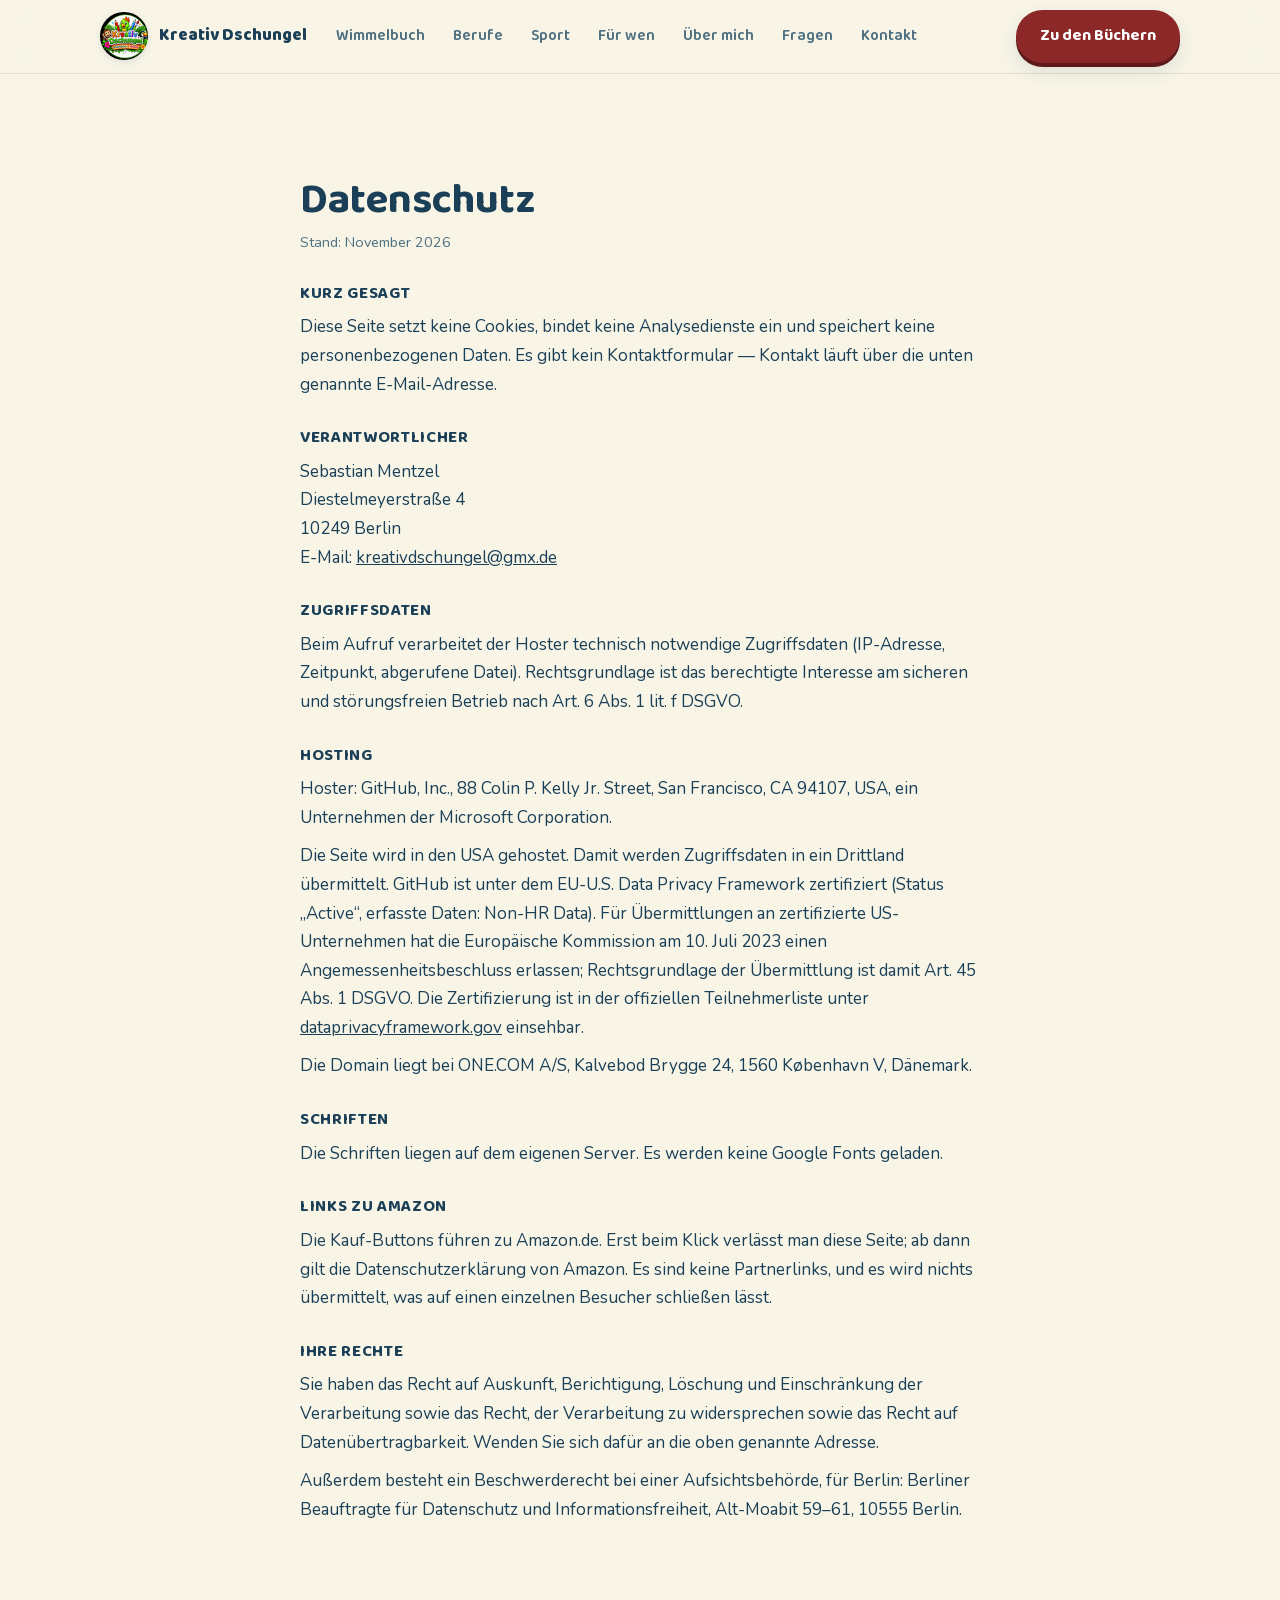
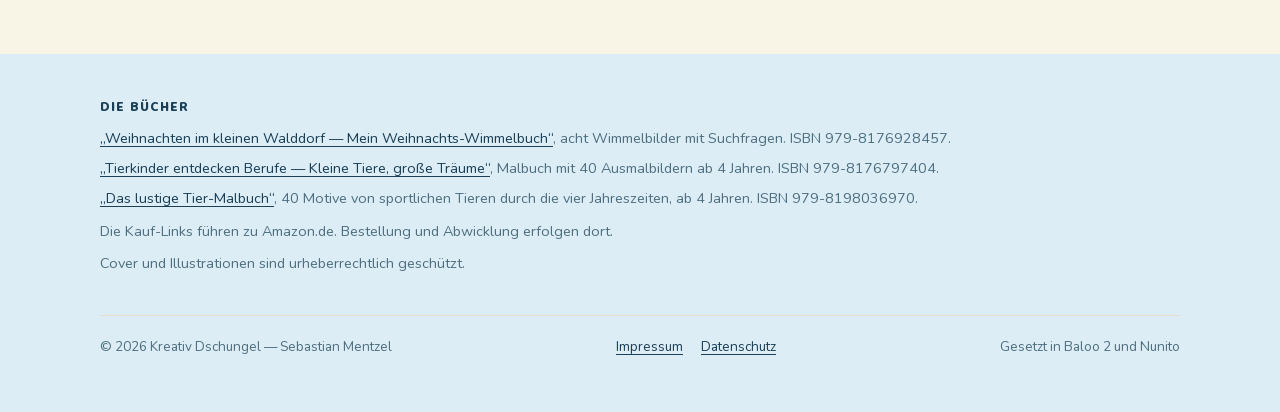
<file: datenschutz.html>
<!doctype html>
<html lang="de">
<head>
<meta charset="utf-8">
<meta name="viewport" content="width=device-width, initial-scale=1, viewport-fit=cover">

<title>Datenschutz — Kreativ Dschungel</title>
<meta name="description" content="Datenschutzerklärung für kreativdschungel.de — keine Cookies, keine Analysedienste, keine personenbezogenen Daten.">
<meta name="author" content="Sebastian Mentzel">
<meta name="robots" content="index, follow">
<link rel="canonical" href="https://kreativdschungel.de/datenschutz.html">

<link rel="icon" href="favicon.svg" type="image/svg+xml">
<meta name="theme-color" content="#F8F5E7" media="(prefers-color-scheme: light)">
<meta name="theme-color" content="#122A38" media="(prefers-color-scheme: dark)">

<link rel="preload" href="fonts/baloo-2-latin.woff2" as="font" type="font/woff2" crossorigin>
<link rel="preload" href="fonts/nunito-latin.woff2" as="font" type="font/woff2" crossorigin>
<link rel="stylesheet" href="schriften.css">
<link rel="stylesheet" href="stil.css?v=20261118f">
</head>
<body>

<header class="site">
  <div class="wrap bar">
    <a class="marke" href="index.html">
      <img src="bilder/logo-klein.png" alt="" width="48" height="48">
      <span>Kreativ Dschungel</span>
    </a>
    <nav class="haupt" aria-label="Hauptnavigation">
      <a href="index.html#walddorf">Wimmelbuch</a>
      <a href="index.html#tierkinder">Berufe</a>
      <a href="index.html#tiermalbuch">Sport</a>
      <a href="index.html#anlaesse">Für wen</a>
      <a href="index.html#autor">Über mich</a>
      <a href="index.html#fragen">Fragen</a>
      <a href="index.html#kontakt">Kontakt</a>
    </nav>
    <a class="knopf gruen" href="index.html#walddorf">Zu den Büchern</a>
  </div>
</header>

<main>
<section>
  <div class="wrap rechtstext">
    <h1>Datenschutz</h1>
    <p class="stand">Stand: November 2026</p>

    <h2>Kurz gesagt</h2>
    <p>Diese Seite setzt keine Cookies, bindet keine Analysedienste ein und speichert
       keine personenbezogenen Daten. Es gibt kein Kontaktformular — Kontakt läuft über
       die unten genannte E-Mail-Adresse.</p>

    <h2>Verantwortlicher</h2>
    <p>Sebastian Mentzel<br>
       Diestelmeyerstraße 4<br>
       10249 Berlin<br>
       E-Mail: <a href="mailto:kreativdschungel@gmx.de">kreativdschungel@gmx.de</a></p>

    <h2>Zugriffsdaten</h2>
    <p>Beim Aufruf verarbeitet der Hoster technisch notwendige Zugriffsdaten
       (IP-Adresse, Zeitpunkt, abgerufene Datei). Rechtsgrundlage ist das berechtigte
       Interesse am sicheren und störungsfreien Betrieb nach Art. 6 Abs. 1 lit. f DSGVO.</p>

    <h2>Hosting</h2>
    <p>Hoster: GitHub, Inc., 88 Colin P. Kelly Jr. Street, San Francisco, CA 94107, USA,
       ein Unternehmen der Microsoft Corporation.</p>
    <p>Die Seite wird in den USA gehostet. Damit werden Zugriffsdaten in ein Drittland
       übermittelt. GitHub ist unter dem EU-U.S. Data Privacy Framework zertifiziert
       (Status „Active“, erfasste Daten: Non-HR Data). Für Übermittlungen an zertifizierte
       US-Unternehmen hat die Europäische Kommission am 10. Juli 2023 einen
       Angemessenheitsbeschluss erlassen; Rechtsgrundlage der Übermittlung ist damit
       Art. 45 Abs. 1 DSGVO. Die Zertifizierung ist in der offiziellen Teilnehmerliste
       unter <a href="https://www.dataprivacyframework.gov/list" target="_blank"
       rel="noopener">dataprivacyframework.gov</a> einsehbar.</p>
    <p>Die Domain liegt bei ONE.COM A/S, Kalvebod Brygge 24, 1560 København V, Dänemark.</p>

    <h2>Schriften</h2>
    <p>Die Schriften liegen auf dem eigenen Server. Es werden keine Google Fonts geladen.</p>

    <h2>Links zu Amazon</h2>
    <p>Die Kauf-Buttons führen zu Amazon.de. Erst beim Klick verlässt man diese Seite;
       ab dann gilt die Datenschutzerklärung von Amazon. Es sind keine Partnerlinks,
       und es wird nichts übermittelt, was auf einen einzelnen Besucher schließen lässt.</p>

    <h2>Ihre Rechte</h2>
    <p>Sie haben das Recht auf Auskunft, Berichtigung, Löschung und Einschränkung der
       Verarbeitung sowie das Recht, der Verarbeitung zu widersprechen sowie das Recht
       auf Datenübertragbarkeit. Wenden Sie sich dafür an die oben genannte Adresse.</p>
    <p>Außerdem besteht ein Beschwerderecht bei einer Aufsichtsbehörde, für Berlin:
       Berliner Beauftragte für Datenschutz und Informationsfreiheit,
       Alt-Moabit 59–61, 10555 Berlin.</p>
  </div>
</section>
</main>

<footer class="site">
  <div class="wrap">
    <div class="recht">
      <div>
        <h3>Die Bücher</h3>
        <p><a href="index.html#walddorf">„Weihnachten im kleinen Walddorf — Mein Weihnachts-Wimmelbuch“</a>, acht Wimmelbilder mit Suchfragen. ISBN 979-8176928457.</p>
        <p style="margin-top:6px"><a href="index.html#tierkinder">„Tierkinder entdecken Berufe — Kleine Tiere, große Träume“</a>, Malbuch mit 40 Ausmalbildern ab 4 Jahren. ISBN 979-8176797404.</p>
        <p style="margin-top:6px"><a href="index.html#tiermalbuch">„Das lustige Tier-Malbuch“</a>, 40 Motive von sportlichen Tieren durch die vier Jahreszeiten, ab 4 Jahren. ISBN 979-8198036970.</p>
        <p style="margin-top:8px">Die Kauf-Links führen zu Amazon.de. Bestellung und Abwicklung erfolgen dort.</p>
        <p style="margin-top:8px">Cover und Illustrationen sind urheberrechtlich geschützt.</p>
      </div>
    </div>
    <div class="abspann">
      <span>© <span id="jahr">2026</span> Kreativ Dschungel — Sebastian Mentzel</span>
      <nav class="fussnavi" aria-label="Rechtliches">
        <a href="impressum.html">Impressum</a>
        <a href="datenschutz.html">Datenschutz</a>
      </nav>
      <span>Gesetzt in Baloo 2 und Nunito</span>
    </div>
  </div>
</footer>

<script>document.getElementById("jahr").textContent = new Date().getFullYear();</script>
</body>
</html>
</file>
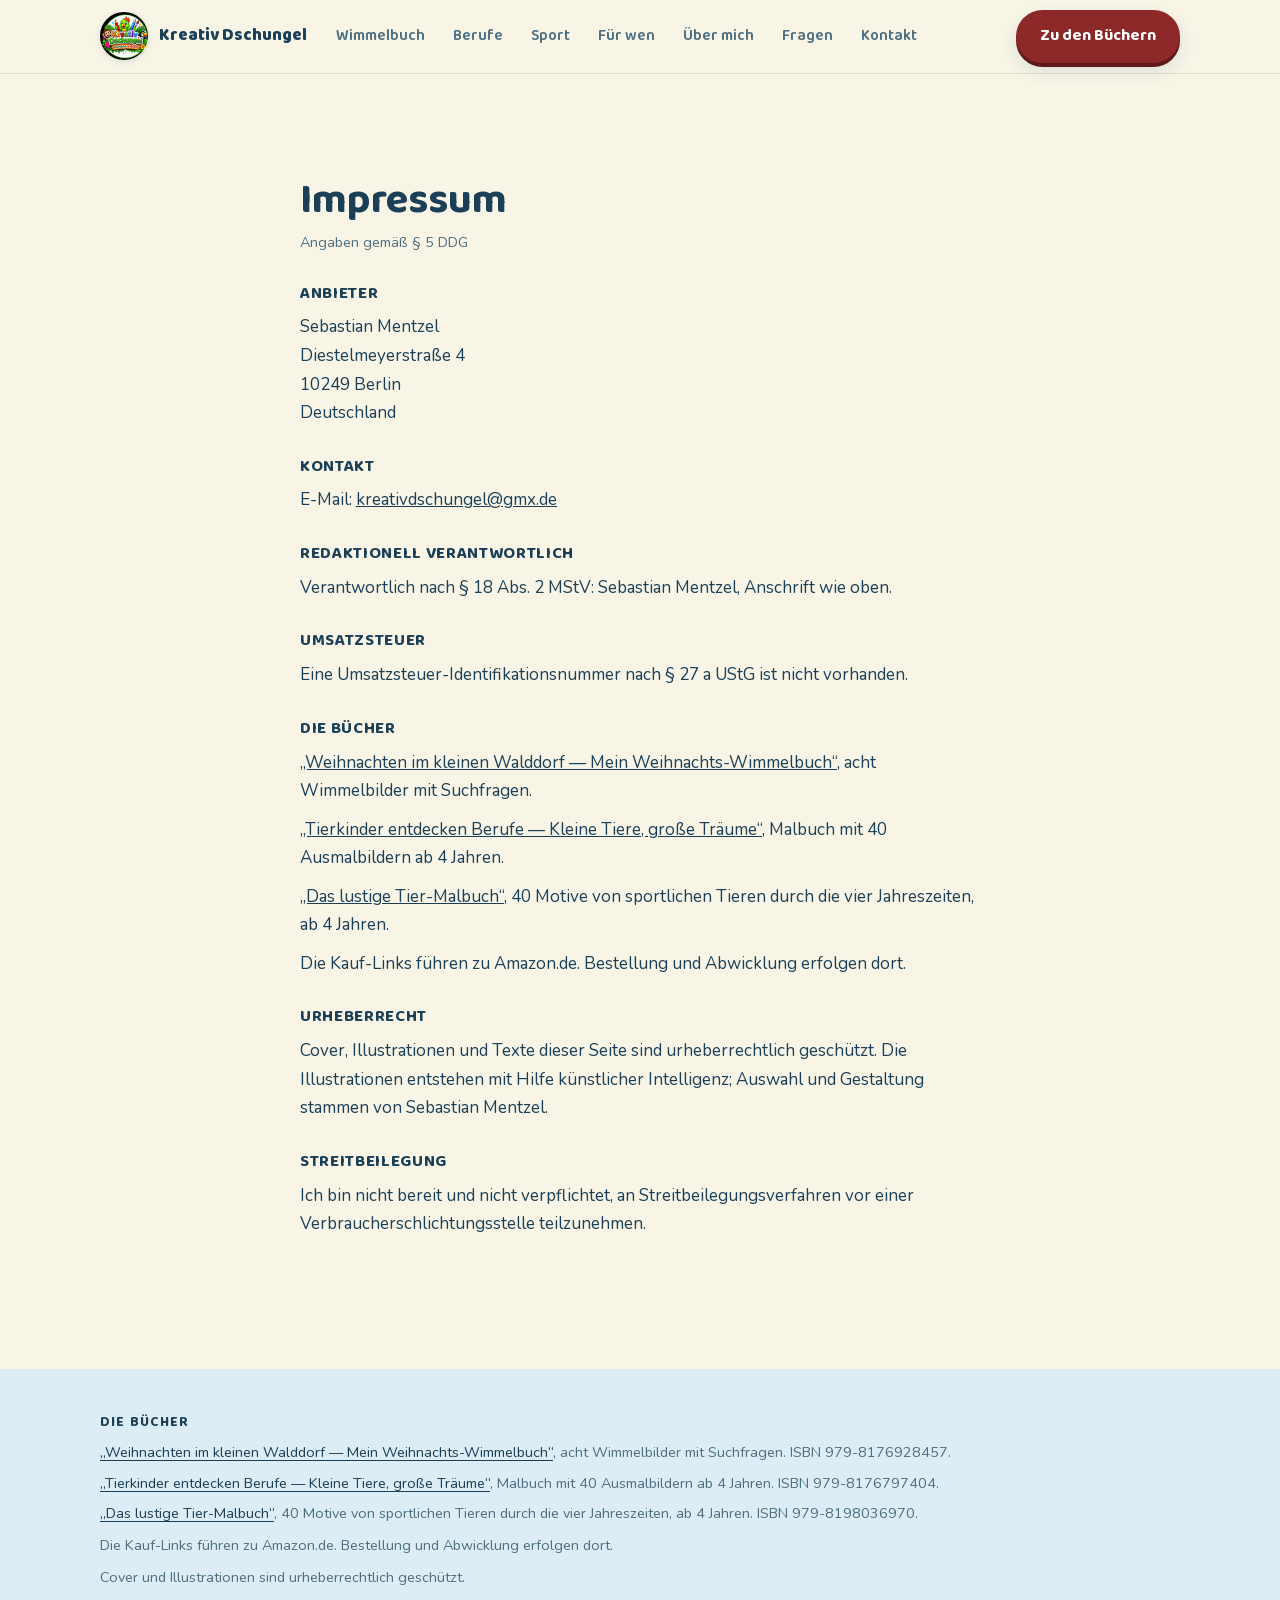
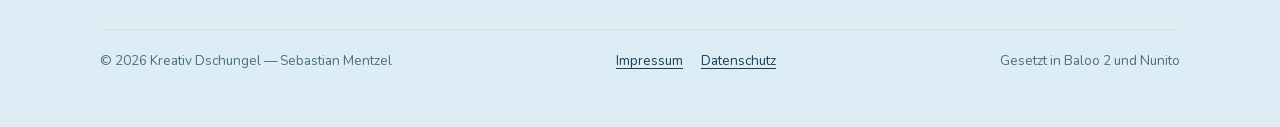
<file: impressum.html>
<!doctype html>
<html lang="de">
<head>
<meta charset="utf-8">
<meta name="viewport" content="width=device-width, initial-scale=1, viewport-fit=cover">

<title>Impressum — Kreativ Dschungel</title>
<meta name="description" content="Impressum nach § 5 DDG für kreativdschungel.de — Sebastian Mentzel, Berlin.">
<meta name="author" content="Sebastian Mentzel">
<meta name="robots" content="index, follow">
<link rel="canonical" href="https://kreativdschungel.de/impressum.html">

<link rel="icon" href="favicon.svg" type="image/svg+xml">
<meta name="theme-color" content="#F8F5E7" media="(prefers-color-scheme: light)">
<meta name="theme-color" content="#122A38" media="(prefers-color-scheme: dark)">

<link rel="preload" href="fonts/baloo-2-latin.woff2" as="font" type="font/woff2" crossorigin>
<link rel="preload" href="fonts/nunito-latin.woff2" as="font" type="font/woff2" crossorigin>
<link rel="stylesheet" href="schriften.css">
<link rel="stylesheet" href="stil.css?v=20261118f">
</head>
<body>

<header class="site">
  <div class="wrap bar">
    <a class="marke" href="index.html">
      <img src="bilder/logo-klein.png" alt="" width="48" height="48">
      <span>Kreativ Dschungel</span>
    </a>
    <nav class="haupt" aria-label="Hauptnavigation">
      <a href="index.html#walddorf">Wimmelbuch</a>
      <a href="index.html#tierkinder">Berufe</a>
      <a href="index.html#tiermalbuch">Sport</a>
      <a href="index.html#anlaesse">Für wen</a>
      <a href="index.html#autor">Über mich</a>
      <a href="index.html#fragen">Fragen</a>
      <a href="index.html#kontakt">Kontakt</a>
    </nav>
    <a class="knopf gruen" href="index.html#walddorf">Zu den Büchern</a>
  </div>
</header>

<main>
<section>
  <div class="wrap rechtstext">
    <h1>Impressum</h1>
    <p class="stand">Angaben gemäß § 5 DDG</p>

    <h2>Anbieter</h2>
    <p>Sebastian Mentzel<br>
       Diestelmeyerstraße 4<br>
       10249 Berlin<br>
       Deutschland</p>

    <h2>Kontakt</h2>
    <p>E-Mail: <a href="mailto:kreativdschungel@gmx.de">kreativdschungel@gmx.de</a></p>

    <h2>Redaktionell verantwortlich</h2>
    <p>Verantwortlich nach § 18 Abs. 2 MStV: Sebastian Mentzel, Anschrift wie oben.</p>

    <h2>Umsatzsteuer</h2>
    <p>Eine Umsatzsteuer-Identifikationsnummer nach § 27 a UStG ist nicht vorhanden.</p>

    <h2>Die Bücher</h2>
    <p><a href="index.html#walddorf">„Weihnachten im kleinen Walddorf — Mein Weihnachts-Wimmelbuch“</a>, acht Wimmelbilder mit Suchfragen.</p>
    <p><a href="index.html#tierkinder">„Tierkinder entdecken Berufe — Kleine Tiere, große Träume“</a>, Malbuch mit 40 Ausmalbildern ab 4 Jahren.</p>
    <p><a href="index.html#tiermalbuch">„Das lustige Tier-Malbuch“</a>, 40 Motive von sportlichen Tieren durch die vier Jahreszeiten, ab 4 Jahren.</p>
    <p>Die Kauf-Links führen zu Amazon.de. Bestellung und Abwicklung erfolgen dort.</p>

    <h2>Urheberrecht</h2>
    <p>Cover, Illustrationen und Texte dieser Seite sind urheberrechtlich geschützt.
       Die Illustrationen entstehen mit Hilfe künstlicher Intelligenz; Auswahl und
       Gestaltung stammen von Sebastian Mentzel.</p>

    <h2>Streitbeilegung</h2>
    <p>Ich bin nicht bereit und nicht verpflichtet, an Streitbeilegungsverfahren vor
       einer Verbraucherschlichtungsstelle teilzunehmen.</p>
  </div>
</section>
</main>

<footer class="site">
  <div class="wrap">
    <div class="recht">
      <div>
        <h3>Die Bücher</h3>
        <p><a href="index.html#walddorf">„Weihnachten im kleinen Walddorf — Mein Weihnachts-Wimmelbuch“</a>, acht Wimmelbilder mit Suchfragen. ISBN 979-8176928457.</p>
        <p style="margin-top:6px"><a href="index.html#tierkinder">„Tierkinder entdecken Berufe — Kleine Tiere, große Träume“</a>, Malbuch mit 40 Ausmalbildern ab 4 Jahren. ISBN 979-8176797404.</p>
        <p style="margin-top:6px"><a href="index.html#tiermalbuch">„Das lustige Tier-Malbuch“</a>, 40 Motive von sportlichen Tieren durch die vier Jahreszeiten, ab 4 Jahren. ISBN 979-8198036970.</p>
        <p style="margin-top:8px">Die Kauf-Links führen zu Amazon.de. Bestellung und Abwicklung erfolgen dort.</p>
        <p style="margin-top:8px">Cover und Illustrationen sind urheberrechtlich geschützt.</p>
      </div>
    </div>
    <div class="abspann">
      <span>© <span id="jahr">2026</span> Kreativ Dschungel — Sebastian Mentzel</span>
      <nav class="fussnavi" aria-label="Rechtliches">
        <a href="impressum.html">Impressum</a>
        <a href="datenschutz.html">Datenschutz</a>
      </nav>
      <span>Gesetzt in Baloo 2 und Nunito</span>
    </div>
  </div>
</footer>

<script>document.getElementById("jahr").textContent = new Date().getFullYear();</script>
</body>
</html>
</file>
<file: schriften.css>
/* Lokal eingebundene Schriften — kein Aufruf an Google.
   Baloo 2 (Überschriften, rund und kräftig wie die Schrift auf dem Buchcover)
   und Nunito (Fließtext). Beide OFL-lizenziert.
   Subsets: latin + latin-ext, deckt Umlaute und ß ab. */

/* latin-ext */
@font-face {
  font-family: 'Baloo 2';
  font-style: normal;
  font-weight: 500 800;
  font-display: swap;
  src: url(fonts/baloo-2-latin-ext.woff2) format('woff2');
  unicode-range: U+0100-02BA, U+02BD-02C5, U+02C7-02CC, U+02CE-02D7, U+02DD-02FF, U+0304, U+0308, U+0329, U+1D00-1DBF, U+1E00-1E9F, U+1EF2-1EFF, U+2020, U+20A0-20AB, U+20AD-20C4, U+2113, U+2C60-2C7F, U+A720-A7FF;
}

/* latin */
@font-face {
  font-family: 'Baloo 2';
  font-style: normal;
  font-weight: 500 800;
  font-display: swap;
  src: url(fonts/baloo-2-latin.woff2) format('woff2');
  unicode-range: U+0000-00FF, U+0131, U+0152-0153, U+02BB-02BC, U+02C6, U+02DA, U+02DC, U+0304, U+0308, U+0329, U+2000-206F, U+20AC, U+2122, U+2191, U+2193, U+2212, U+2215, U+FEFF, U+FFFD;
}

/* latin-ext */
@font-face {
  font-family: 'Nunito';
  font-style: normal;
  font-weight: 400 700;
  font-display: swap;
  src: url(fonts/nunito-latin-ext.woff2) format('woff2');
  unicode-range: U+0100-02BA, U+02BD-02C5, U+02C7-02CC, U+02CE-02D7, U+02DD-02FF, U+0304, U+0308, U+0329, U+1D00-1DBF, U+1E00-1E9F, U+1EF2-1EFF, U+2020, U+20A0-20AB, U+20AD-20C4, U+2113, U+2C60-2C7F, U+A720-A7FF;
}

/* latin */
@font-face {
  font-family: 'Nunito';
  font-style: normal;
  font-weight: 400 700;
  font-display: swap;
  src: url(fonts/nunito-latin.woff2) format('woff2');
  unicode-range: U+0000-00FF, U+0131, U+0152-0153, U+02BB-02BC, U+02C6, U+02DA, U+02DC, U+0304, U+0308, U+0329, U+2000-206F, U+20AC, U+2122, U+2191, U+2193, U+2212, U+2215, U+FEFF, U+FFFD;
}
</file>
<file: stil.css>
/* Layout: eine Seite, zwei Buchkapitel. Jedes Buch bekommt einen eigenen
   Farbakzent, der aus seinem Cover stammt — Tannengrün und Rot für das
   Wimmelbuch, Orange und Himmelblau für das Malbuch. Der Rahmen bleibt
   cremefarben, damit beide zur selben Marke gehören. */
:root{
  --creme:#F8F5E7; --papier:#FFFDF6; --tief:#1A3F57; --tief-weich:#4E6F80;
  --orange:#CE5F35; --himmel:#A9CDE5; --himmel-hell:#DCEDF5;
  --wiese:#AEC865; --gelb:#E8C457;
  --tanne:#1E3D28; --tanne-hell:#E3EBE1; --rot:#8C2828; --gold:#C9A227;
  --sport:#5E8A2E; --sport-hell:#EDF3DF;
  --linie:#E4DECA; --schatten:rgba(26,63,87,.13);

  --titel:"Baloo 2","Trebuchet MS",system-ui,sans-serif;
  --text:"Nunito","Segoe UI",system-ui,sans-serif;

  --r-m:16px; --r-l:26px; --r-xl:36px;
}
@media (prefers-color-scheme:dark){
  :root:not([data-theme="light"]){
    --creme:#122A38; --papier:#1B3A4B; --tief:#EAF3F7; --tief-weich:#A9C4D1;
    --orange:#F08A5D; --himmel:#2C5468; --himmel-hell:#1B3A4B;
    --wiese:#8FB255; --gelb:#F0CF6B;
    --tanne:#8FC3A1; --tanne-hell:#17333A; --rot:#E08A80; --gold:#E3C76B;
    --sport:#A8C96E; --sport-hell:#16303A;
    --linie:#2C5468; --schatten:rgba(0,0,0,.45);
    color-scheme:dark;
  }
}
:root[data-theme="dark"]{
  --creme:#122A38; --papier:#1B3A4B; --tief:#EAF3F7; --tief-weich:#A9C4D1;
  --orange:#F08A5D; --himmel:#2C5468; --himmel-hell:#1B3A4B;
  --wiese:#8FB255; --gelb:#F0CF6B;
  --tanne:#8FC3A1; --tanne-hell:#17333A; --rot:#E08A80; --gold:#E3C76B;
  --sport:#A8C96E; --sport-hell:#16303A;
  --linie:#2C5468; --schatten:rgba(0,0,0,.45);
  color-scheme:dark;
}

*{box-sizing:border-box}
html{-webkit-text-size-adjust:100%; scroll-behavior:smooth}
:root{padding-top:env(safe-area-inset-top,0px); padding-bottom:env(safe-area-inset-bottom,0px)}
[hidden]{display:none!important}
body{
  margin:0; background:var(--creme); color:var(--tief);
  font-family:var(--text); font-size:17px; line-height:1.68;
  -webkit-font-smoothing:antialiased;
}
h1,h2,h3{font-family:var(--titel); font-weight:700; line-height:1.12; margin:0; text-wrap:balance}
p{margin:0}
a{color:inherit}
img{max-width:100%; height:auto; display:block}

.wrap{max-width:1120px; margin-inline:auto; padding-inline:max(20px,env(safe-area-inset-left,0px))}
section{padding-block:clamp(54px,8vw,92px)}
.kicker{font-family:var(--titel); font-weight:700; font-size:.92rem;
        letter-spacing:.12em; text-transform:uppercase; color:var(--orange)}
h2{font-size:clamp(1.9rem,4.4vw,2.9rem); margin-block:10px 14px}
.lead{font-size:clamp(1.03rem,1.7vw,1.17rem); color:var(--tief-weich); max-width:62ch}

/* ---------- Hinweisstreifen: nach dem Ausfüllen löschen ---------- */

/* ---------- Kopfzeile ---------- */
header.site{position:sticky; top:env(safe-area-inset-top,0px); z-index:50;
            background:color-mix(in srgb,var(--creme) 90%,transparent);
            backdrop-filter:blur(12px); border-bottom:1px solid var(--linie)}
.bar{display:flex; align-items:center; gap:16px; padding-block:10px}
.marke{display:flex; align-items:center; gap:11px; text-decoration:none; white-space:nowrap}
.marke img{width:48px; height:48px; flex:none; border-radius:50%;
           object-fit:cover; box-shadow:0 2px 7px var(--schatten)}
.marke span{font-family:var(--titel); font-weight:800; font-size:1.06rem; line-height:1.1}
nav.haupt{flex:1; min-width:0; display:flex; gap:2px; overflow-x:auto; scrollbar-width:none;
  mask-image:linear-gradient(to right,#000 calc(100% - 28px),transparent);
  -webkit-mask-image:linear-gradient(to right,#000 calc(100% - 28px),transparent)}
nav.haupt::-webkit-scrollbar{display:none}
nav.haupt a{font-family:var(--titel); font-weight:600; font-size:.95rem; text-decoration:none;
            white-space:nowrap; padding:8px 13px; border-radius:99px; color:var(--tief-weich)}
nav.haupt a:hover,nav.haupt a.aktiv{color:var(--tief); background:var(--himmel-hell)}

.knopf{display:inline-flex; align-items:center; gap:9px; text-decoration:none;
       font-family:var(--titel); font-weight:700; font-size:1rem;
       padding:13px 24px; border-radius:99px; border:none; cursor:pointer;
       background:var(--orange); color:#fff;
       box-shadow:0 4px 0 #A54826, 0 8px 18px var(--schatten);
       transition:transform .1s ease, box-shadow .1s ease}
.knopf:hover{transform:translateY(-2px); box-shadow:0 6px 0 #A54826, 0 12px 22px var(--schatten)}
.knopf:active{transform:translateY(2px); box-shadow:0 2px 0 #A54826}
.knopf.gruen{background:var(--rot); box-shadow:0 4px 0 #5E1A1A, 0 8px 18px var(--schatten); color:#fff}
.knopf.gruen:hover{box-shadow:0 6px 0 #5E1A1A, 0 12px 22px var(--schatten)}
.knopf.gruen:active{box-shadow:0 2px 0 #5E1A1A}
.knopf.gras{background:var(--sport); box-shadow:0 4px 0 #3D5C1C, 0 8px 18px var(--schatten); color:#fff}
.knopf.gras:hover{box-shadow:0 6px 0 #3D5C1C, 0 12px 22px var(--schatten)}
.knopf.gras:active{box-shadow:0 2px 0 #3D5C1C}
.knopf.zweit{background:var(--papier); color:var(--tief);
             box-shadow:0 4px 0 var(--linie), 0 8px 18px var(--schatten)}
.knopf.zweit:hover{box-shadow:0 6px 0 var(--linie), 0 12px 22px var(--schatten)}
.knopf.zweit:active{box-shadow:0 2px 0 var(--linie)}
.knopf.klein{padding:10px 18px; font-size:.9rem}
a:focus-visible,button:focus-visible,summary:focus-visible{outline:3px solid var(--orange); outline-offset:3px}
.bar .knopf{flex:none}

/* Auf schmalen Schirmen reicht die Breite nicht fuer Marke, sieben Links und
   Knopf in einer Zeile — sichtbar blieb nur ein angeschnittenes "Wimmelbuch".
   Die Navigation bekommt deshalb eine eigene Zeile ueber die volle Breite;
   dort wirkt auch der Verlauf am rechten Rand wieder als Scroll-Hinweis. */
@media (max-width:760px){
  .bar{flex-wrap:wrap; row-gap:2px; padding-block:6px}
  .marke{flex:1 1 auto}
  .marke img{width:38px; height:38px}
  .marke span{font-size:.98rem}
  .bar .knopf{order:2; padding:10px 18px; font-size:.95rem}
  nav.haupt{order:3; flex:1 0 100%; padding-bottom:2px}
  nav.haupt a{padding:6px 10px; font-size:.9rem}
}
@media (max-width:860px){ .marke span{display:none} }

/* ---------- Hero ---------- */
.hero{position:relative; overflow:hidden; padding-block:clamp(40px,6vw,70px) clamp(56px,8vw,86px);
      background:linear-gradient(180deg,var(--himmel) 0%,var(--himmel-hell) 55%,var(--creme) 100%)}
.hero .wolke{position:absolute; border-radius:99px; background:var(--papier); opacity:.6;
  box-shadow:38px -16px 0 -5px var(--papier), 86px -6px 0 -11px var(--papier)}
.hero .w1{width:150px; height:46px; top:92px; left:-30px}
.hero .w2{width:120px; height:38px; top:206px; right:9%}
@media (max-width:820px){ .hero .w2{display:none} }
.hero-raster{position:relative; display:grid; grid-template-columns:1fr .92fr;
             gap:clamp(26px,4vw,52px); align-items:center}
.hero h1{font-size:clamp(2.1rem,5vw,3.4rem); margin-top:12px}
.hero h1 .ton{color:var(--orange)}
.hero p.lead{margin-top:16px; color:var(--tief); opacity:.88}
.tasten{display:flex; flex-wrap:wrap; gap:12px; margin-top:26px}
.zweibuch{display:grid; grid-template-columns:repeat(3,1fr); gap:12px; align-items:end}
.zweibuch a{text-decoration:none; display:block}
.zweibuch img{border-radius:8px; box-shadow:0 16px 34px rgba(26,63,87,.3); width:100%}
.zweibuch a:nth-child(1) img{transform:rotate(-3deg)}
.zweibuch a:nth-child(2) img{transform:translateY(-10px) rotate(1deg)}
.zweibuch a:nth-child(3) img{transform:rotate(3.5deg)}
.zweibuch span{display:block; font-family:var(--titel); font-weight:600; font-size:.76rem;
               text-align:center; margin-top:14px; color:var(--tief)}
/* Einspaltig braucht es mehr Luft, als der Zahlenwert vermuten laesst: Das
   mittlere Cover ist 10 Pixel nach oben versetzt und der Knopfschatten ragt
   6 Pixel nach unten — beides frisst den Abstand optisch wieder auf. */
@media (max-width:820px){ .hero-raster{grid-template-columns:1fr; gap:clamp(56px,14vw,76px)} }

/* ---------- Buchkapitel ---------- */
.buch{padding-block:clamp(54px,8vw,92px)}
.buch.walddorf{background:var(--tanne-hell)}
.buch.sport{background:var(--sport-hell)}
.buch-kopf{display:grid; grid-template-columns:.78fr 1.22fr; gap:clamp(26px,4vw,52px); align-items:center}
.buch-kopf img.cover{border-radius:8px; box-shadow:0 16px 36px rgba(26,63,87,.26)}
.buch h2{font-size:clamp(1.8rem,4.2vw,2.7rem)}
.buch .reihe{font-family:var(--titel); font-weight:600; font-size:1.08rem; margin-top:8px}
.merkmale{display:flex; flex-wrap:wrap; gap:9px; margin-top:22px; list-style:none; padding:0}
.merkmale li{font-family:var(--titel); font-weight:600; font-size:.86rem; padding:7px 15px;
             border-radius:99px; background:var(--papier); box-shadow:0 2px 6px var(--schatten)}
@media (max-width:760px){ .buch-kopf{grid-template-columns:1fr} .buch-kopf img.cover{max-width:300px} }

.szenen{display:grid; grid-template-columns:1fr 1fr; gap:16px; margin-top:34px}
.szenen figure{margin:0; background:var(--papier); border-radius:var(--r-m); padding:10px;
               box-shadow:0 3px 14px var(--schatten)}
.szenen img{border-radius:8px; width:100%}
.szenen figcaption{font-family:var(--titel); font-weight:600; font-size:.9rem;
                   text-align:center; padding-top:9px}
@media (max-width:620px){ .szenen{grid-template-columns:1fr} }

.motive{display:grid; grid-template-columns:repeat(3,1fr); gap:16px; margin-top:34px}
.motive figure{margin:0; background:var(--papier); border-radius:var(--r-m); padding:10px;
               box-shadow:0 3px 14px var(--schatten)}
.motive img{border-radius:8px; background:#fff; aspect-ratio:760/991; object-fit:contain; width:100%}
.motive figcaption{font-family:var(--titel); font-weight:600; font-size:.9rem;
                   text-align:center; padding-top:9px}
@media (max-width:820px){ .motive{grid-template-columns:repeat(2,1fr)} }
@media (max-width:440px){ .motive{grid-template-columns:1fr} }

.karten{display:grid; grid-template-columns:repeat(auto-fit,minmax(215px,1fr)); gap:16px; margin-top:30px}
.karte{background:var(--papier); border-radius:var(--r-l); padding:22px 21px;
       box-shadow:0 3px 14px var(--schatten); min-width:0}
.karte h3{font-size:1.08rem; margin-bottom:7px}
.karte p{color:var(--tief-weich); font-size:.95rem}

.anlaesse{display:flex; flex-wrap:wrap; gap:10px; margin-top:28px; list-style:none; padding:0}
.anlaesse li{font-family:var(--titel); font-weight:600; font-size:.95rem;
             padding:10px 19px; border-radius:99px; background:var(--wiese); color:#223010}
:root[data-theme="dark"] .anlaesse li{color:#0E1C08}
@media (prefers-color-scheme:dark){:root:not([data-theme="light"]) .anlaesse li{color:#0E1C08}}

.autor > div{max-width:68ch}

.postfach{display:flex; flex-wrap:wrap; align-items:center; gap:12px; margin-top:22px;
          background:var(--papier); border-radius:99px; padding:9px 9px 9px 22px;
          width:fit-content; max-width:100%; box-shadow:0 3px 14px var(--schatten)}
.postfach code{font-family:var(--text); font-size:1rem; user-select:all; word-break:break-all}
@media (max-width:560px){
  .postfach{display:block; width:100%; border-radius:var(--r-m); padding:16px; text-align:center}
  .postfach code{display:block; font-size:1.05rem; line-height:1.4}
  .postfach .knopf{display:flex; justify-content:center; width:100%; margin-top:13px}
}

details{background:var(--papier); border-radius:var(--r-m); margin-top:11px;
        overflow:hidden; box-shadow:0 2px 10px var(--schatten)}
summary{cursor:pointer; list-style:none; padding:17px 22px; font-family:var(--titel);
        font-weight:600; font-size:1.02rem; display:flex; align-items:center;
        justify-content:space-between; gap:16px}
summary::-webkit-details-marker{display:none}
summary::after{content:"+"; font-size:1.5rem; color:var(--orange); line-height:1;
               transition:transform .18s ease}
details[open] summary::after{transform:rotate(45deg)}
.antwort{padding:0 22px 19px; color:var(--tief-weich)}

/* Blick ins Buch: ein einziges Raster, das beim Aufklappen wächst.
   Zugeklappt stehen die ersten beiden Bilder, der Rest wird ausgeblendet —
   so ergänzen sich die weiteren Motive ins selbe Raster, statt darunter
   noch einmal als eigener Block zu erscheinen.
   Umgesetzt mit einer Checkbox statt details/summary, weil ein details-Element
   seinen Inhalt immer als geschlossenen Block führt und sich nicht in ein
   darüberliegendes Raster einfügen lässt. Kein JavaScript nötig. */
.mehr-schalter{position:absolute; width:1px; height:1px; opacity:0; pointer-events:none}

.mehr-schalter:not(:checked) ~ .motive > figure:nth-child(n+4){display:none}
.mehr-schalter:not(:checked) ~ .szenen > figure:nth-child(n+3){display:none}
.mehr-schalter:not(:checked) ~ .extra{display:none}
.extra{margin-top:clamp(26px,3vw,36px)}

.mehr-knopf{display:inline-flex; align-items:center; gap:12px; cursor:pointer;
  margin-top:clamp(26px,3vw,34px);
  font-family:var(--titel); font-weight:700; font-size:1rem; color:var(--tief);
  background:var(--papier); border:1px solid var(--linie); border-radius:99px;
  padding:13px 26px; box-shadow:0 4px 0 var(--linie), 0 8px 18px var(--schatten);
  transition:box-shadow .15s ease, transform .15s ease}
.mehr-knopf:hover{box-shadow:0 6px 0 var(--linie), 0 12px 22px var(--schatten);
  transform:translateY(-1px)}
.mehr-knopf:active{box-shadow:0 2px 0 var(--linie); transform:translateY(2px)}
.mehr-knopf::after{content:""; width:9px; height:9px;
  border-right:2.5px solid currentColor; border-bottom:2.5px solid currentColor;
  transform:translateY(-3px) rotate(45deg)}
.mehr-schalter:checked ~ .mehr-knopf::after{transform:translateY(2px) rotate(225deg)}
.mehr-schalter:not(:checked) ~ .mehr-knopf .zu{display:none}
.mehr-schalter:checked ~ .mehr-knopf .auf{display:none}
.mehr-schalter:focus-visible ~ .mehr-knopf{outline:3px solid var(--orange); outline-offset:3px}

/* Einspaltig wuerden drei Vorschaubilder zu viel Platz nehmen. */
@media (max-width:440px){
  .mehr-schalter:not(:checked) ~ .motive > figure:nth-child(n+3){display:none}
}

footer.site{background:var(--himmel-hell); padding-block:46px 54px;
            font-size:.9rem; color:var(--tief-weich); margin-top:20px}
.recht{display:grid; grid-template-columns:repeat(auto-fit,minmax(230px,1fr)); gap:28px}
.recht h3{font-family:var(--titel); font-size:.88rem; letter-spacing:.08em;
          text-transform:uppercase; color:var(--tief); margin-bottom:10px}
.recht p{margin-bottom:6px}
.recht a{color:var(--tief); text-decoration:underline; text-underline-offset:3px;
          text-decoration-thickness:1px}
.recht a:hover{text-decoration-thickness:2px}
.abspann{margin-top:34px; padding-top:20px; border-top:1px solid var(--linie);
         display:flex; flex-wrap:wrap; gap:12px; justify-content:space-between; font-size:.84rem}

@media (prefers-reduced-motion:reduce){ *{animation:none!important; transition:none!important; scroll-behavior:auto!important} }
/* Rechtliche Unterseiten */
.rechtstext{max-width:72ch; padding-block:12px 8px}
.rechtstext h1{font-size:clamp(1.9rem,1.3rem + 2vw,2.6rem); margin-bottom:6px}
.rechtstext h2{font-family:var(--titel); font-size:1.05rem; letter-spacing:.04em;
               text-transform:uppercase; color:var(--tief); margin:30px 0 10px}
.rechtstext p{margin-bottom:10px}
.rechtstext .stand{color:var(--tief-weich); font-size:.9rem}
.fussnavi{display:flex; flex-wrap:wrap; gap:18px}
.fussnavi a{color:var(--tief); text-decoration:underline; text-underline-offset:3px}
</file>
